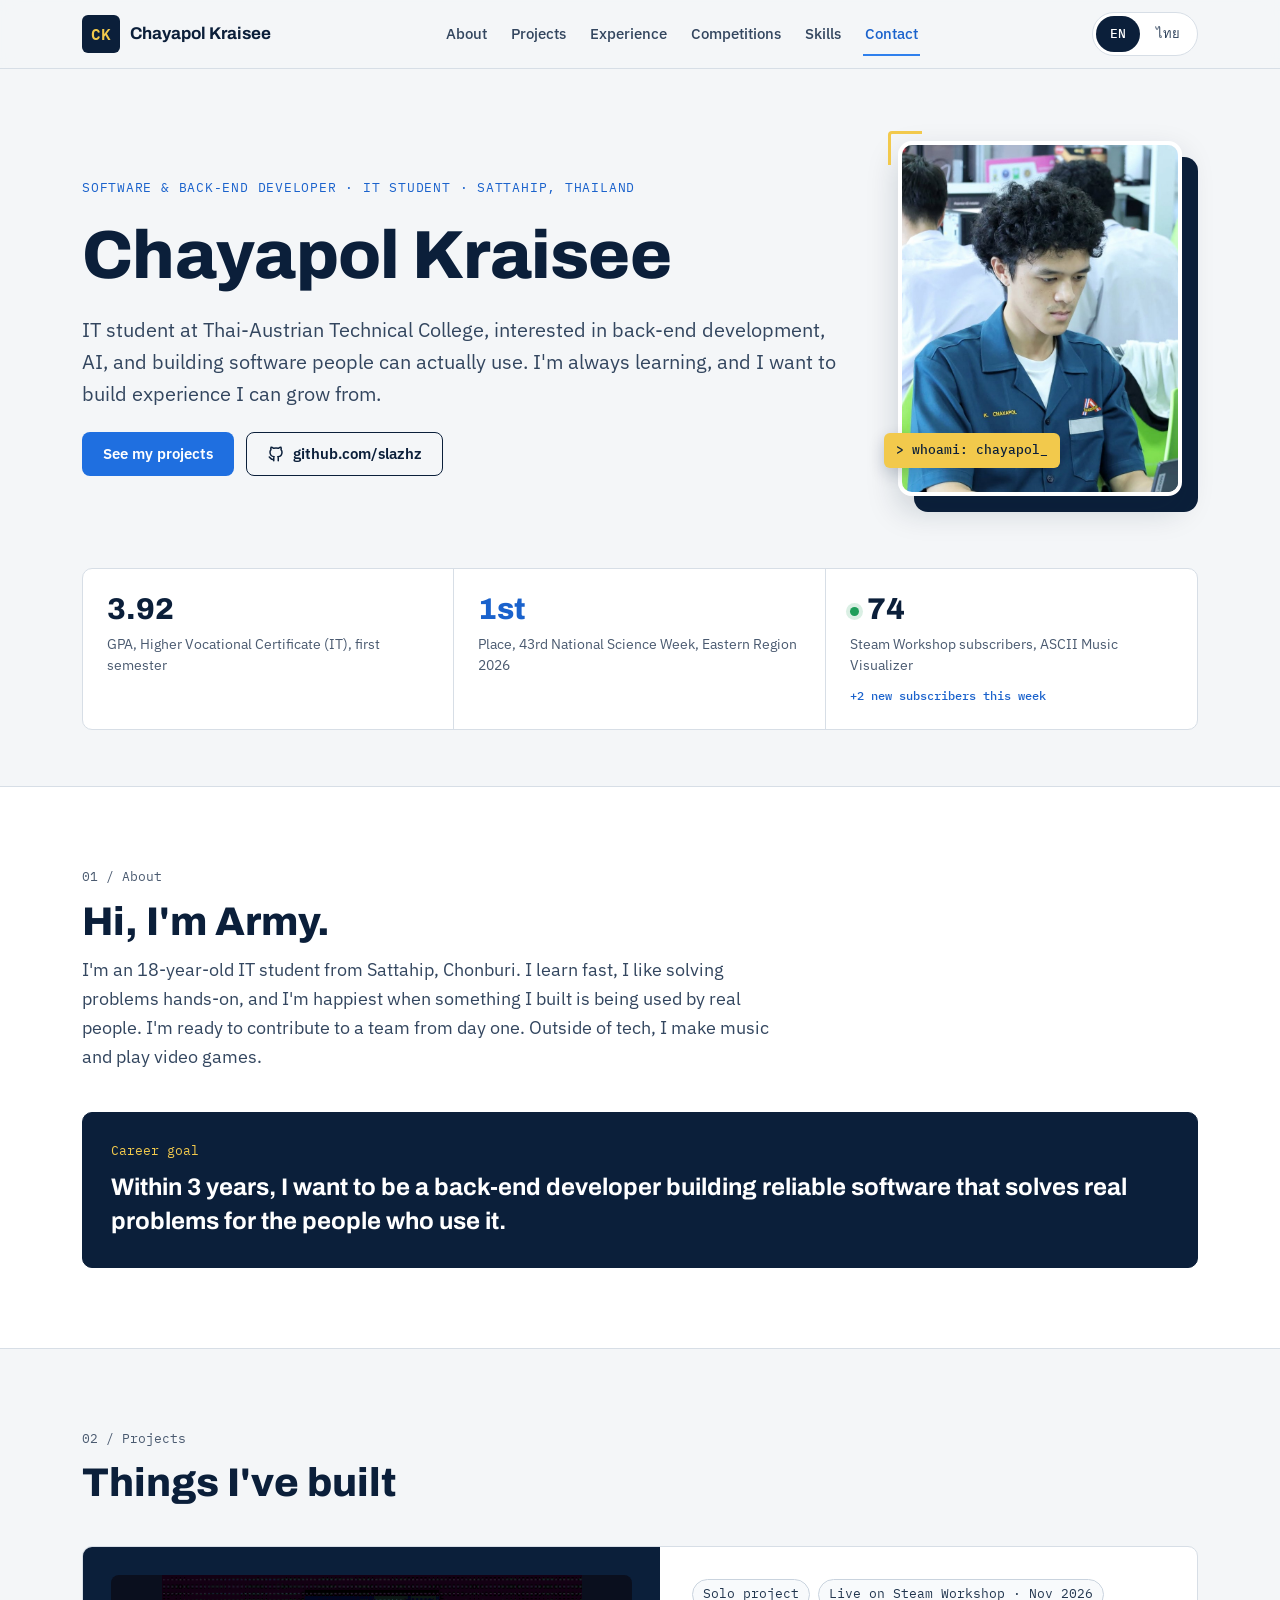
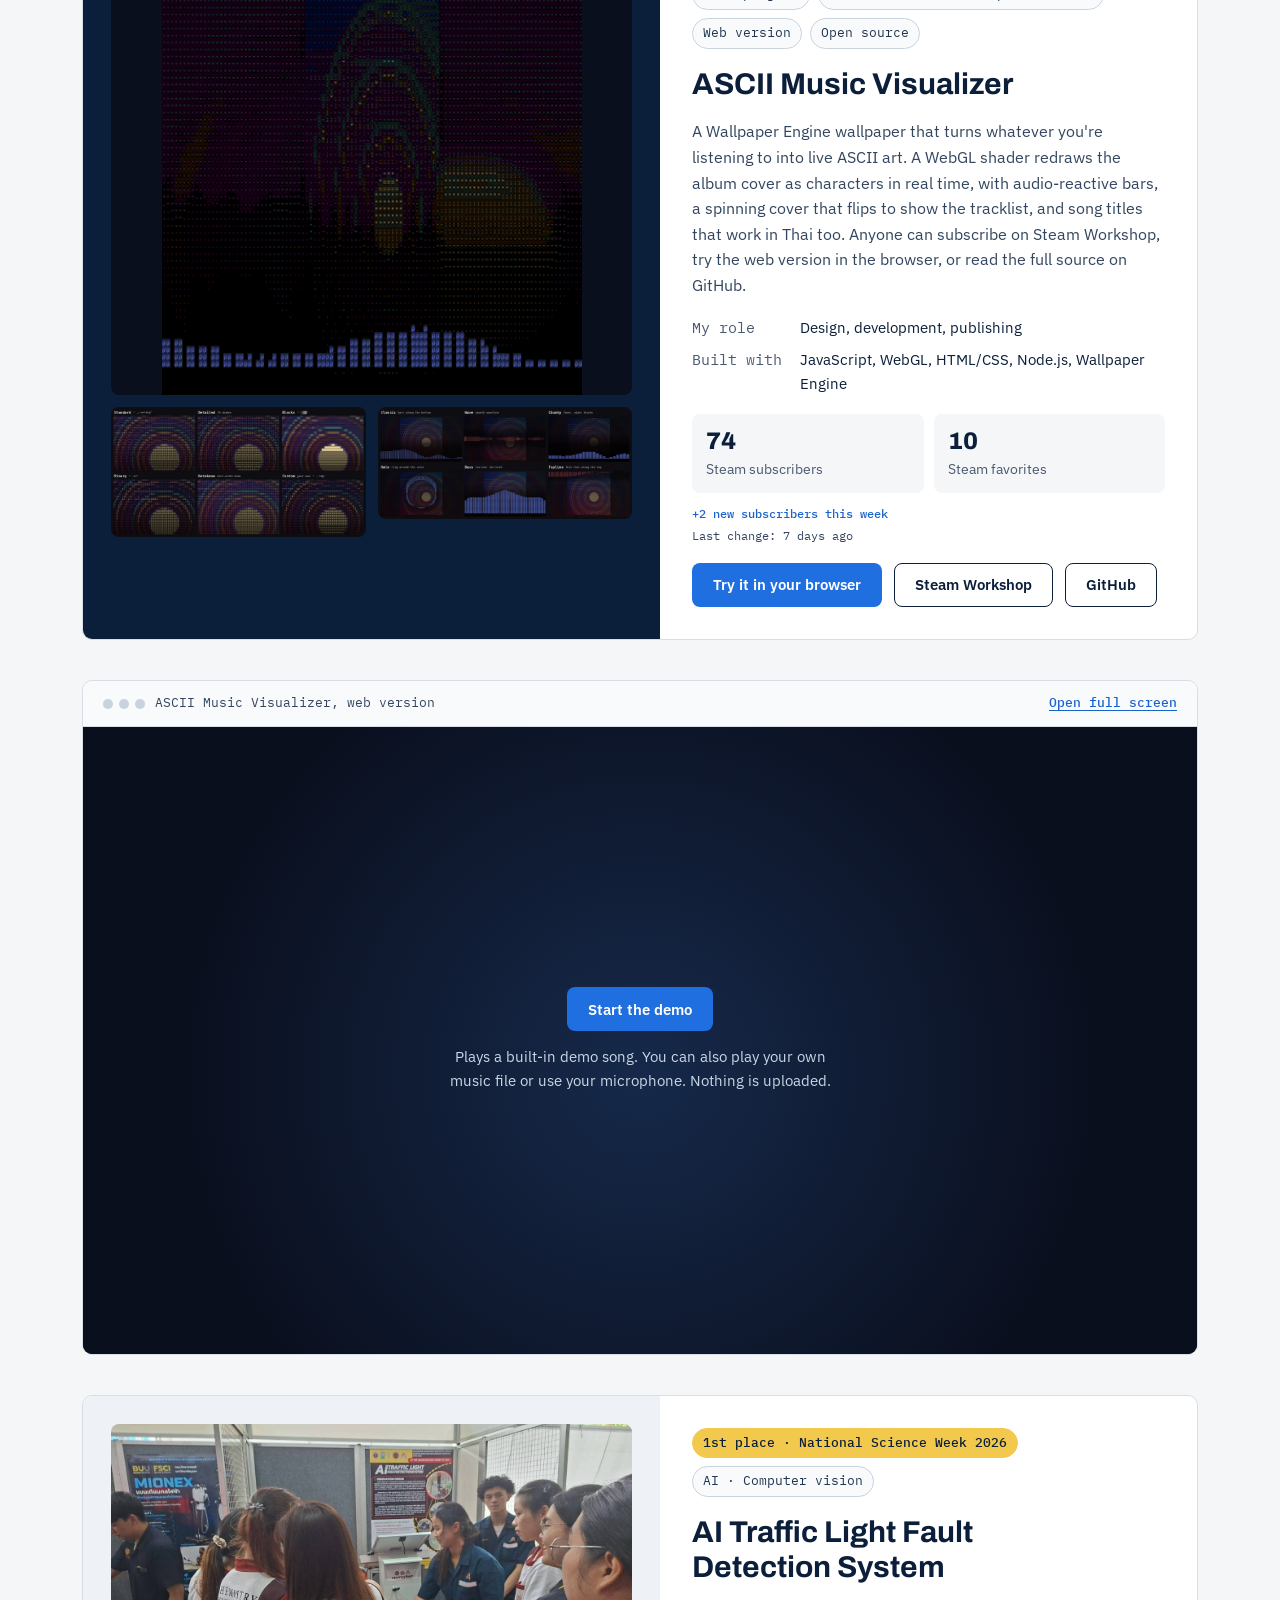
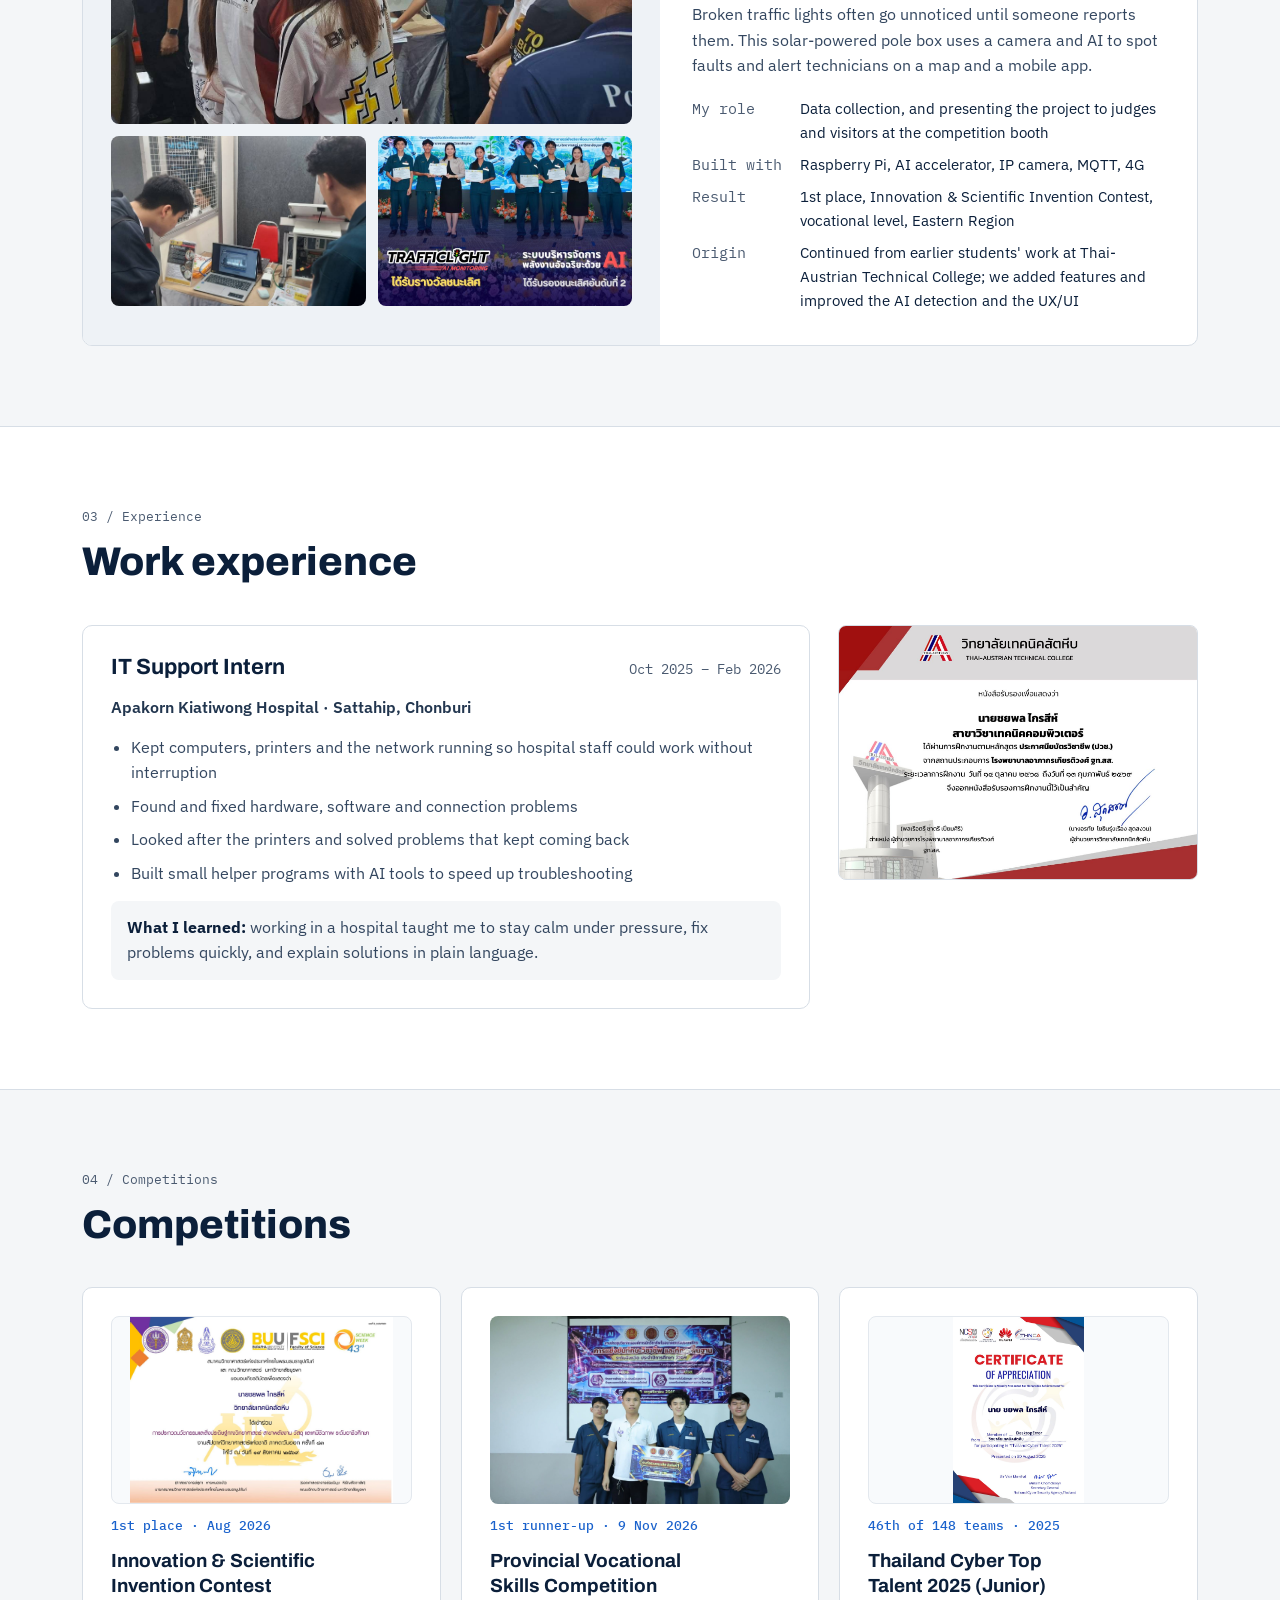
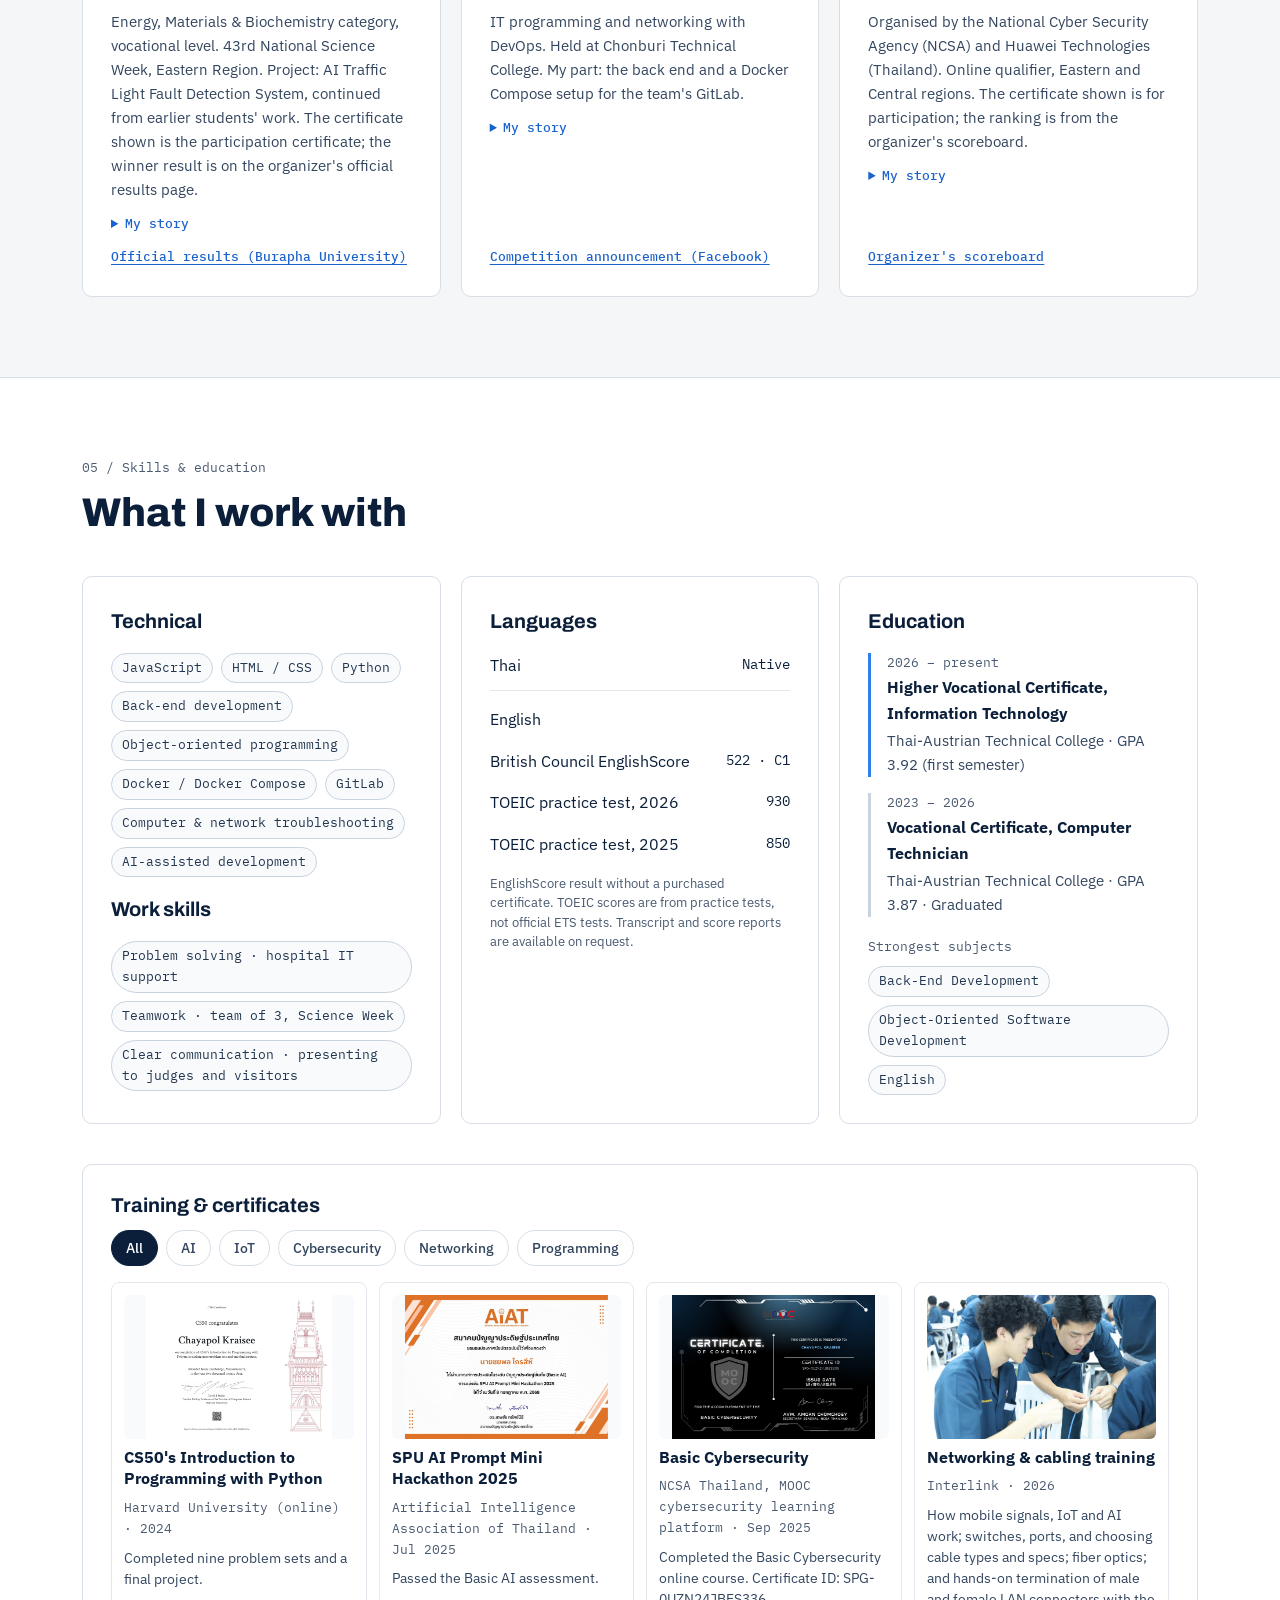
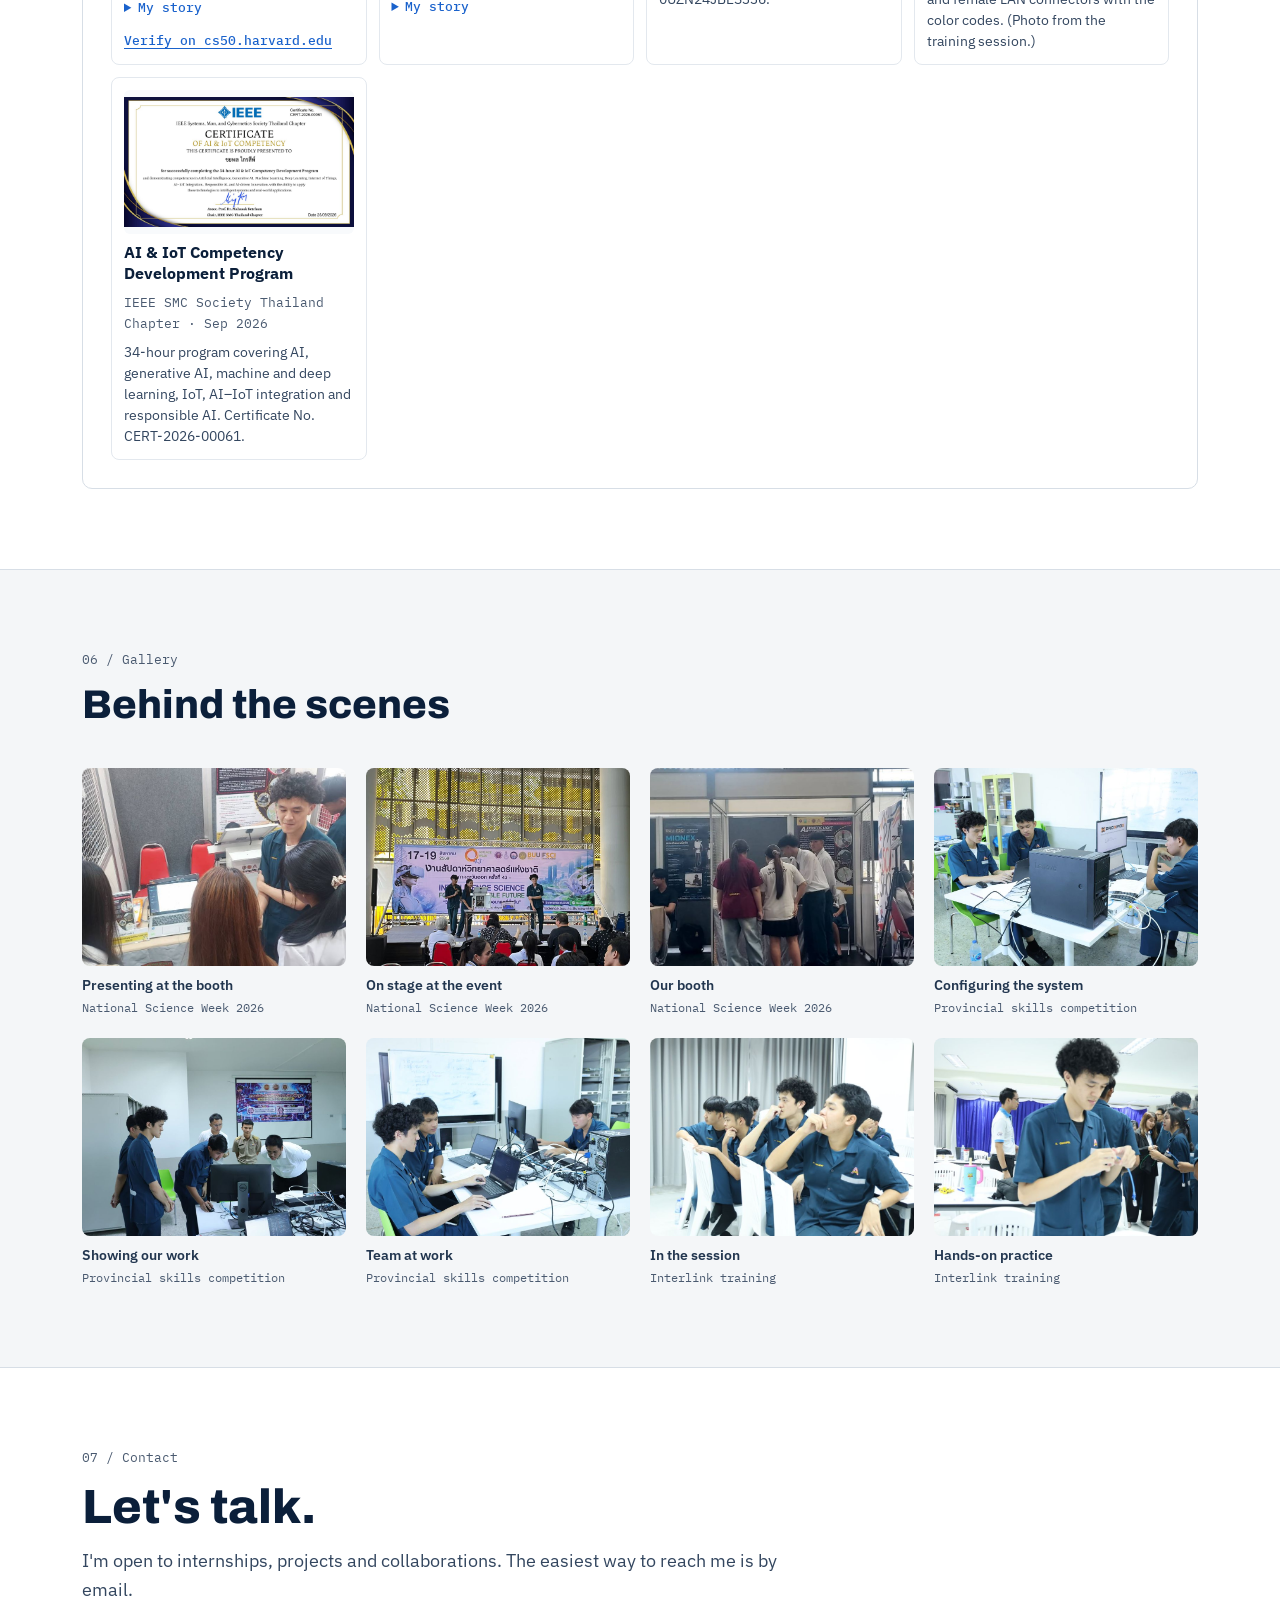
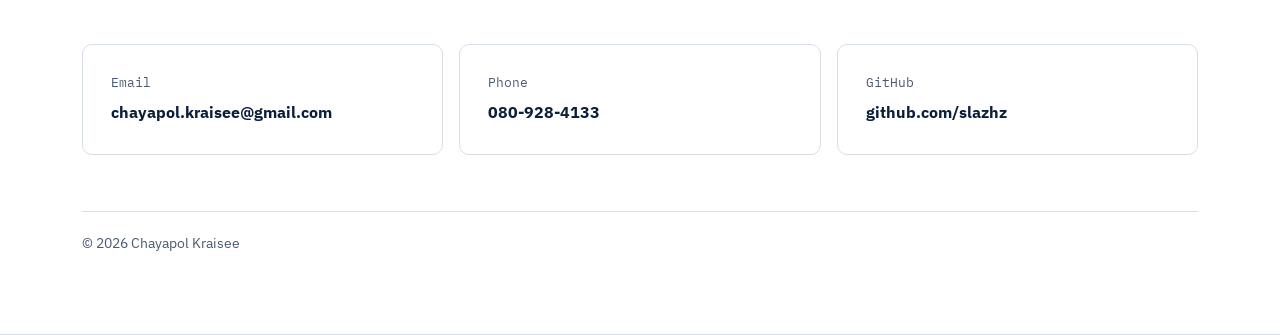
<file: index.html>
<!doctype html>
<html lang="en">
<head>
<meta charset="utf-8">
<meta name="viewport" content="width=device-width, initial-scale=1">
<title>Chayapol Kraisee — Back-end developer and IT student</title>
<meta name="description" content="Portfolio of Chayapol Kraisee, an IT student at Thai-Austrian Technical College interested in back-end development, AI and IoT. Projects, experience and awards.">
<link rel="canonical" href="https://slazhz.github.io/">
<link rel="alternate" hreflang="en" href="https://slazhz.github.io/">
<link rel="alternate" hreflang="th" href="https://slazhz.github.io/th/">
<link rel="alternate" hreflang="x-default" href="https://slazhz.github.io/">
<meta property="og:type" content="website">
<meta property="og:title" content="Chayapol Kraisee — Portfolio">
<meta property="og:description" content="IT student building back-end, AI and IoT projects. Creator of the ASCII Music Visualizer on Steam Workshop.">
<meta property="og:url" content="https://slazhz.github.io/">
<meta property="og:image" content="https://slazhz.github.io/assets/img/profile.jpg">
<meta name="twitter:card" content="summary">
<meta name="theme-color" content="#0B1F3A">
<link rel="icon" href="assets/img/favicon.svg" type="image/svg+xml">
<link rel="preconnect" href="https://fonts.googleapis.com">
<link rel="preconnect" href="https://fonts.gstatic.com" crossorigin>
<link rel="stylesheet" href="https://fonts.googleapis.com/css2?family=Archivo:wght@500;700;800&family=IBM+Plex+Sans:wght@400;500;600&family=IBM+Plex+Mono:wght@400;500;600&display=swap">
<link rel="stylesheet" href="assets/css/style.css">
<script src="assets/js/main.js" defer></script>
<script type="application/ld+json">{"@context":"https://schema.org","@type":"Person","name":"Chayapol Kraisee","url":"https://slazhz.github.io/","image":"https://slazhz.github.io/assets/img/profile.jpg","sameAs":["https://github.com/slazhz"],"alumniOf":"Thai-Austrian Technical College","knowsLanguage":["th","en"]}</script>
</head>
<body>
<a class="skip" href="#main">Skip to content</a>

<header class="site-header">
  <div class="wrap">
    <a class="brand" href="#top" aria-label="Chayapol Kraisee, back to top">
      <span class="brand-mark" aria-hidden="true">CK</span>
      <span class="brand-name">Chayapol Kraisee</span>
    </a>
    <nav class="nav" aria-label="Sections">
      <a href="#about">About</a>
      <a href="#projects">Projects</a>
      <a href="#experience">Experience</a>
      <a href="#awards">Competitions</a>
      <a href="#skills">Skills</a>
      <a href="#contact">Contact</a>
    </nav>
    <div class="lang" aria-label="Language">
      <span aria-current="true">EN</span>
      <a href="th/" lang="th" hreflang="th" title="Switch to Thai">ไทย</a>
    </div>
  </div>
</header>

<main id="main">

<section id="top" class="hero">
  <div class="wrap">
    <div class="hero-grid">
      <div class="hero-text">
        <p class="eyebrow">Software &amp; back-end developer · IT student · Sattahip, Thailand</p>
        <h1 class="hero-title">Chayapol Kraisee</h1>
        <p class="lead">IT student at Thai-Austrian Technical College, interested in back-end development, AI, and building software people can actually use. I'm always learning, and I want to build experience I can grow from.</p>
        <div class="actions">
          <a class="btn btn-primary" href="#projects">See my projects</a>
          <a class="btn btn-ghost" href="https://github.com/slazhz">
            <svg width="18" height="18" viewBox="0 0 24 24" fill="none" stroke="currentColor" stroke-width="2" stroke-linecap="round" stroke-linejoin="round" aria-hidden="true"><path d="M9 19c-4.3 1.4-4.3-2.5-6-3m12 5v-3.5c0-1 .1-1.4-.5-2 2.8-.3 5.5-1.4 5.5-6a4.6 4.6 0 0 0-1.3-3.2 4.2 4.2 0 0 0-.1-3.2s-1.1-.3-3.5 1.3a12.3 12.3 0 0 0-6.2 0C6.5 2.8 5.4 3.1 5.4 3.1a4.2 4.2 0 0 0-.1 3.2A4.6 4.6 0 0 0 4 9.5c0 4.6 2.7 5.7 5.5 6-.6.6-.6 1.2-.5 2V21"/></svg>
            github.com/slazhz
          </a>
        </div>
      </div>
      <div class="portrait">
        <img src="assets/img/profile.jpg" width="800" height="1000" alt="Chayapol Kraisee working at a laptop" fetchpriority="high">
        <span class="portrait-tag">&gt; whoami: chayapol_</span>
      </div>
    </div>

    <div class="stats">
      <div class="stat">
        <div class="stat-n">3.92</div>
        <div class="stat-l">GPA, Higher Vocational Certificate (IT), first semester</div>
      </div>
      <div class="stat">
        <div class="stat-n hi">1st</div>
        <div class="stat-l">Place, 43rd National Science Week, Eastern Region 2026</div>
      </div>
      <div class="stat">
        <div class="stat-n"><span class="live-dot" aria-hidden="true"></span><span data-steam="subscriptions">Live</span></div>
        <div class="stat-l">Steam Workshop subscribers, ASCII Music Visualizer</div>
        <p class="steam-meta" data-steam-meta="brief"></p>
      </div>
    </div>
  </div>
</section>

<section id="about" class="section section--white">
  <div class="wrap">
    <div class="section-head">
      <span class="secnum">01 / About</span>
      <h2 class="h2">Hi, I'm Army.</h2>
      <p class="lead">I'm an 18-year-old IT student from Sattahip, Chonburi. I learn fast, I like solving problems hands-on, and I'm happiest when something I built is being used by real people. I'm ready to contribute to a team from day one. Outside of tech, I make music and play video games.</p>
    </div>
    <div class="card goal">
      <span class="goal-label">Career goal</span>
      <p>Within 3 years, I want to be a back-end developer building reliable software that solves real problems for the people who use it.</p>
    </div>
  </div>
</section>

<section id="projects" class="section">
  <div class="wrap">
    <div class="section-head">
      <span class="secnum">02 / Projects</span>
      <h2 class="h2">Things I've built</h2>
    </div>

    <!-- BEGIN:projects (generated from data/projects.json; edit that file, not this) -->
    <article class="card project" aria-labelledby="p-amv">
      <div class="project-media project-media--dark">
        <img src="assets/img/visualizer.gif" width="400" height="400" alt="The visualizer playing a song, drawn as live ASCII art with audio bars" style="aspect-ratio: 1 / 1; max-height: 420px; object-fit: contain; background: #0A0F1E">
        <div class="pair">
          <img src="assets/img/charsets.jpg" width="1200" height="614" loading="lazy" decoding="async" alt="The same picture drawn with six character sets">
          <img src="assets/img/bars.jpg" width="1200" height="528" loading="lazy" decoding="async" alt="Six audio bar presets">
        </div>
      </div>
      <div class="project-body">
        <div class="tags"><span class="tag">Solo project</span><span class="tag">Live on Steam Workshop · Nov 2026</span><span class="tag">Web version</span><span class="tag">Open source</span></div>
        <h3 id="p-amv" class="project-title">ASCII Music Visualizer</h3>
        <p>A Wallpaper Engine wallpaper that turns whatever you're listening to into live ASCII art. A WebGL shader redraws the album cover as characters in real time, with audio-reactive bars, a spinning cover that flips to show the tracklist, and song titles that work in Thai too. Anyone can subscribe on Steam Workshop, try the web version in the browser, or read the full source on GitHub.</p>
        <dl class="facts">
          <dt>My role</dt><dd>Design, development, publishing</dd>
          <dt>Built with</dt><dd>JavaScript, WebGL, HTML/CSS, Node.js, Wallpaper Engine</dd>
        </dl>
        <div class="mini-stats">
          <div><div class="stat-n" data-steam="subscriptions">—</div><div class="stat-l">Steam subscribers</div></div>
          <div><div class="stat-n" data-steam="favorited">—</div><div class="stat-l">Steam favorites</div></div>
        </div>
        <p class="steam-meta" data-steam-meta></p>
        <div class="actions">
          <a class="btn btn-primary" href="#web-demo">Try it in your browser</a>
          <a class="btn btn-ghost" href="https://steamcommunity.com/sharedfiles/filedetails/?id=3840312660">Steam Workshop</a>
          <a class="btn btn-ghost" href="https://github.com/slazhz/ascii-music-visualizer">GitHub</a>
        </div>
      </div>
    </article>

    <div id="web-demo" class="card demo">
      <div class="demo-bar">
        <span class="demo-title"><span class="demo-dots" aria-hidden="true"><i></i><i></i><i></i></span>ASCII Music Visualizer, web version</span>
        <a href="https://slazhz.github.io/ascii-music-visualizer/">Open full screen</a>
      </div>
      <div class="demo-stage" data-src="https://slazhz.github.io/ascii-music-visualizer/wallpaper/" data-title="ASCII Music Visualizer web demo">
        <div class="demo-start">
          <button type="button" class="btn btn-primary" data-demo-start>Start the demo</button>
          <p>Plays a built-in demo song. You can also play your own music file or use your microphone. Nothing is uploaded.</p>
        </div>
      </div>
    </div>

    <article class="card project" aria-labelledby="p-traffic">
      <div class="project-media">
        <img src="assets/img/traffic-booth.jpg" width="1280" height="960" loading="lazy" decoding="async" alt="Presenting the project to visitors at the competition booth" style="height: 300px">
        <div class="pair">
          <img src="assets/img/traffic-laptop.jpg" width="1280" height="720" loading="lazy" decoding="async" alt="The detection system running on a laptop at the booth" style="height: 170px">
          <img src="assets/img/traffic-award.jpg" width="760" height="761" loading="lazy" decoding="async" alt="The team receiving first place at National Science Week" style="height: 170px; object-position: center 45%">
        </div>
      </div>
      <div class="project-body">
        <div class="tags"><span class="tag tag--award">1st place · National Science Week 2026</span><span class="tag">AI · Computer vision</span></div>
        <h3 id="p-traffic" class="project-title">AI Traffic Light Fault Detection System</h3>
        <p>Broken traffic lights often go unnoticed until someone reports them. This solar-powered pole box uses a camera and AI to spot faults and alert technicians on a map and a mobile app.</p>
        <dl class="facts">
          <dt>My role</dt><dd>Data collection, and presenting the project to judges and visitors at the competition booth</dd>
          <dt>Built with</dt><dd>Raspberry Pi, AI accelerator, IP camera, MQTT, 4G</dd>
          <dt>Result</dt><dd>1st place, Innovation &amp; Scientific Invention Contest, vocational level, Eastern Region</dd>
          <dt>Origin</dt><dd>Continued from earlier students' work at Thai-Austrian Technical College; we added features and improved the AI detection and the UX/UI</dd>
        </dl>
      </div>
    </article>
    <!-- END:projects -->
  </div>
</section>

<section id="experience" class="section section--white">
  <div class="wrap">
    <div class="section-head">
      <span class="secnum">03 / Experience</span>
      <h2 class="h2">Work experience</h2>
    </div>
    <div class="xp">
      <div class="card">
        <div class="xp-head">
          <h3 class="h3">IT Support Intern</h3>
          <span class="xp-when">Oct 2025 – Feb 2026</span>
        </div>
        <p class="xp-where">Apakorn Kiatiwong Hospital · Sattahip, Chonburi</p>
        <ul class="dots">
          <li>Kept computers, printers and the network running so hospital staff could work without interruption</li>
          <li>Found and fixed hardware, software and connection problems</li>
          <li>Looked after the printers and solved problems that kept coming back</li>
          <li>Built small helper programs with AI tools to speed up troubleshooting</li>
        </ul>
        <p class="learned"><strong>What I learned:</strong> working in a hospital taught me to stay calm under pressure, fix problems quickly, and explain solutions in plain language.</p>
      </div>
      <img class="cert" src="assets/img/cert-internship.jpg" width="1400" height="990" loading="lazy" decoding="async" alt="Internship certificate from Apakorn Kiatiwong Hospital">
    </div>
  </div>
</section>

<section id="awards" class="section">
  <div class="wrap">
    <div class="section-head">
      <span class="secnum">04 / Competitions</span>
      <h2 class="h2">Competitions</h2>
    </div>
    <div class="grid-3">
      <!-- BEGIN:competitions (generated from data/competitions.json; edit that file, not this) -->
      <div class="card award">
        <img class="contain" src="assets/img/cert-sciweek.jpg" width="1400" height="991" loading="lazy" decoding="async" alt="Certificate, 43rd National Science Week, Eastern Region">
        <span class="award-when">1st place · Aug 2026</span>
        <h3>Innovation &amp; Scientific Invention Contest</h3>
        <p>Energy, Materials &amp; Biochemistry category, vocational level. 43rd National Science Week, Eastern Region. Project: AI Traffic Light Fault Detection System, continued from earlier students' work. The certificate shown is the participation certificate; the winner result is on the organizer's official results page.</p>
        <details class="story">
          <summary>My story</summary>
          <p>This project is a continuation of work by earlier cohorts of seniors at Thai-Austrian Technical College. We improved and built on what they had done, adding features, improving the AI detection and refining the UX/UI.</p>
        </details>
        <a class="award-link" href="https://science.buu.ac.th/sciweek_comp/award.php?cgen=161" rel="noopener noreferrer">Official results (Burapha University)</a>
      </div>
      <div class="card award">
        <img class="cover" src="assets/img/devops-award.jpg" width="1600" height="1066" loading="lazy" decoding="async" alt="The team holding the first runner-up award at the provincial skills competition" style="object-position: center 60%">
        <span class="award-when">1st runner-up · 9 Nov 2026</span>
        <h3>Provincial Vocational Skills Competition</h3>
        <p>IT programming and networking with DevOps. Held at Chonburi Technical College. My part: the back end and a Docker Compose setup for the team's GitLab.</p>
        <details class="story">
          <summary>My story</summary>
          <p>This competition taught me a lot about dividing responsibilities and working as a team. Before it, my teammates and I had one month to practice. It was an offline competition where each of us had a defined role.</p>
        </details>
        <a class="award-link" href="https://www.facebook.com/story.php?story_fbid=1732654875536759&amp;id=100063767881647" rel="noopener noreferrer">Competition announcement (Facebook)</a>
      </div>
      <div class="card award">
        <img class="contain" src="assets/img/cert-cyber.jpg" width="990" height="1400" loading="lazy" decoding="async" alt="Certificate of appreciation, Thailand Cyber Top Talent 2025">
        <span class="award-when">46th of 148 teams · 2025</span>
        <h3>Thailand Cyber Top Talent 2025 (Junior)</h3>
        <p>Organised by the National Cyber Security Agency (NCSA) and Huawei Technologies (Thailand). Online qualifier, Eastern and Central regions. The certificate shown is for participation; the ranking is from the organizer's scoreboard.</p>
        <details class="story">
          <summary>My story</summary>
          <p>This competition gave me a first look at cybersecurity and showed me what teamwork involves. It was a CTF with several challenge categories. The three of us on the team split the work, and I took Reverse Engineering and Forensics.</p>
        </details>
        <a class="award-link" href="https://member.ctfad.live/index/Tournament_List_View.html?scode=BWFHQDZYNH&amp;t=Thailand+Cyber+Top+Talent+2025+-+JUNIOR" rel="noopener noreferrer">Organizer's scoreboard</a>
      </div>
      <!-- END:competitions -->
    </div>
  </div>
</section>

<section id="skills" class="section section--white">
  <div class="wrap">
    <div class="section-head">
      <span class="secnum">05 / Skills &amp; education</span>
      <h2 class="h2">What I work with</h2>
    </div>
    <div class="skills">
      <div class="card">
        <h3>Technical</h3>
        <div class="tags"><span class="tag">JavaScript</span><span class="tag">HTML / CSS</span><span class="tag">Python</span><span class="tag">Back-end development</span><span class="tag">Object-oriented programming</span><span class="tag">Docker / Docker Compose</span><span class="tag">GitLab</span><span class="tag">Computer &amp; network troubleshooting</span><span class="tag">AI-assisted development</span></div>
        <h3>Work skills</h3>
        <div class="tags"><span class="tag">Problem solving · hospital IT support</span><span class="tag">Teamwork · team of 3, Science Week</span><span class="tag">Clear communication · presenting to judges and visitors</span></div>
      </div>
      <div class="card">
        <h3>Languages</h3>
        <div class="row row--line"><span>Thai</span><span class="mono">Native</span></div>
        <span>English</span>
        <div class="row"><span>British Council EnglishScore</span><span class="mono">522 · C1</span></div>
        <div class="row"><span>TOEIC practice test, 2026</span><span class="mono">930</span></div>
        <div class="row"><span>TOEIC practice test, 2025</span><span class="mono">850</span></div>
        <p class="note">EnglishScore result without a purchased certificate. TOEIC scores are from practice tests, not official ETS tests. Transcript and score reports are available on request.</p>
      </div>
      <div class="card">
        <h3>Education</h3>
        <div class="edu edu--now">
          <span class="mono">2026 – present</span>
          <strong>Higher Vocational Certificate, Information Technology</strong>
          <span>Thai-Austrian Technical College · GPA 3.92 (first semester)</span>
        </div>
        <div class="edu">
          <span class="mono">2023 – 2026</span>
          <strong>Vocational Certificate, Computer Technician</strong>
          <span>Thai-Austrian Technical College · GPA 3.87 · Graduated</span>
        </div>
        <div>
          <span class="mono" style="font-size: 13px; color: var(--muted)">Strongest subjects</span>
          <div class="tags" style="margin-top: 8px"><span class="tag">Back-End Development</span><span class="tag">Object-Oriented Software Development</span><span class="tag">English</span></div>
        </div>
      </div>
    </div>

    <div class="card" style="display: flex; flex-direction: column; gap: 12px">
      <h3 class="h3" style="font-size: 20px">Training &amp; certificates</h3>
      <div class="trainings">
        <!-- BEGIN:certificates (generated from data/certificates.json; edit that file, not this) -->
        <div class="training" data-tags="programming">
          <img class="contain" src="assets/img/cert-cs50.jpg" width="1400" height="1082" loading="lazy" decoding="async" alt="CS50 certificate">
          <strong>CS50's Introduction to Programming with Python</strong>
          <span class="mono">Harvard University (online) · 2024</span>
          <span>Completed nine problem sets and a final project.</span>
          <details class="story">
            <summary>My story</summary>
            <p>It was my first step into programming. It drew me in, and it helped me understand the basics of thinking systematically.</p>
          </details>
          <a class="award-link" href="https://cs50.harvard.edu/certificates/23bdf2c6-bb30-42b3-ad90-2068db36b7ac" rel="noopener noreferrer">Verify on cs50.harvard.edu</a>
        </div>
        <div class="training" data-tags="ai">
          <img class="contain" src="assets/img/cert-aiat.jpg" width="1400" height="990" loading="lazy" decoding="async" alt="AIAT Basic AI certificate">
          <strong>SPU AI Prompt Mini Hackathon 2025</strong>
          <span class="mono">Artificial Intelligence Association of Thailand · Jul 2025</span>
          <span>Passed the Basic AI assessment.</span>
          <details class="story">
            <summary>My story</summary>
            <p>A small competition that my friends and I travelled to Bangkok to enter on our own. The event trained us in prompting AI and then gave us a challenge on Kaggle, which we solved together.</p>
          </details>
        </div>
        <div class="training" data-tags="cyber">
          <img class="contain" src="assets/img/cert-ncsa.jpg" width="1400" height="990" loading="lazy" decoding="async" alt="Basic Cybersecurity certificate from NCSA Thailand">
          <strong>Basic Cybersecurity</strong>
          <span class="mono">NCSA Thailand, MOOC cybersecurity learning platform · Sep 2025</span>
          <span>Completed the Basic Cybersecurity online course. Certificate ID: SPG-0UZN24JBES336.</span>
        </div>
        <div class="training" data-tags="networking iot">
          <img class="cover" src="assets/img/interlink.jpg" width="1600" height="900" loading="lazy" decoding="async" alt="Hands-on cabling practice at the Interlink training">
          <strong>Networking &amp; cabling training</strong>
          <span class="mono">Interlink · 2026</span>
          <span>How mobile signals, IoT and AI work; switches, ports, and choosing cable types and specs; fiber optics; and hands-on termination of male and female LAN connectors with the color codes. (Photo from the training session.)</span>
        </div>
        <div class="training" data-tags="ai iot">
          <img class="contain" src="assets/img/cert-ieee-aiot.jpg" width="1400" height="788" loading="lazy" decoding="async" alt="AI and IoT Competency certificate from the IEEE SMC Thailand Chapter">
          <strong>AI &amp; IoT Competency Development Program</strong>
          <span class="mono">IEEE SMC Society Thailand Chapter · Sep 2026</span>
          <span>34-hour program covering AI, generative AI, machine and deep learning, IoT, AI–IoT integration and responsible AI. Certificate No. CERT-2026-00061.</span>
        </div>
        <!-- END:certificates -->
      </div>
    </div>
  </div>
</section>

<section id="gallery" class="section">
  <div class="wrap">
    <div class="section-head">
      <span class="secnum">06 / Gallery</span>
      <h2 class="h2">Behind the scenes</h2>
    </div>
    <div class="gallery">
      <figure><a href="assets/img/g-sci-1.jpg"><img src="assets/img/g-sci-1.jpg" width="1000" height="563" loading="lazy" decoding="async" alt="Presenting at the booth, National Science Week 2026"></a><figcaption><span>Presenting at the booth</span><span>National Science Week 2026</span></figcaption></figure>
      <figure><a href="assets/img/g-sci-3.jpg"><img src="assets/img/g-sci-3.jpg" width="1000" height="750" loading="lazy" decoding="async" alt="On stage at the event, National Science Week 2026"></a><figcaption><span>On stage at the event</span><span>National Science Week 2026</span></figcaption></figure>
      <figure><a href="assets/img/g-sci-4.jpg"><img src="assets/img/g-sci-4.jpg" width="1000" height="563" loading="lazy" decoding="async" alt="Our booth, National Science Week 2026"></a><figcaption><span>Our booth</span><span>National Science Week 2026</span></figcaption></figure>
      <figure><a href="assets/img/g-dev-1.jpg"><img src="assets/img/g-dev-1.jpg" width="1000" height="667" loading="lazy" decoding="async" alt="Configuring the system, provincial skills competition"></a><figcaption><span>Configuring the system</span><span>Provincial skills competition</span></figcaption></figure>
      <figure><a href="assets/img/g-dev-3.jpg"><img src="assets/img/g-dev-3.jpg" width="1000" height="667" loading="lazy" decoding="async" alt="Showing our work, provincial skills competition"></a><figcaption><span>Showing our work</span><span>Provincial skills competition</span></figcaption></figure>
      <figure><a href="assets/img/g-dev-4.jpg"><img src="assets/img/g-dev-4.jpg" width="1000" height="667" loading="lazy" decoding="async" alt="Team at work, provincial skills competition"></a><figcaption><span>Team at work</span><span>Provincial skills competition</span></figcaption></figure>
      <figure><a href="assets/img/g-int-1.jpg"><img src="assets/img/g-int-1.jpg" width="1000" height="563" loading="lazy" decoding="async" alt="In the session, Interlink training"></a><figcaption><span>In the session</span><span>Interlink training</span></figcaption></figure>
      <figure><a href="assets/img/g-int-2.jpg"><img src="assets/img/g-int-2.jpg" width="1000" height="563" loading="lazy" decoding="async" alt="Hands-on practice, Interlink training"></a><figcaption><span>Hands-on practice</span><span>Interlink training</span></figcaption></figure>
    </div>
  </div>
</section>

<section id="contact" class="section section--white">
  <div class="wrap">
    <div class="section-head">
      <span class="secnum">07 / Contact</span>
      <h2 class="h2 contact-title">Let's talk.</h2>
      <p class="lead">I'm open to internships, projects and collaborations. The easiest way to reach me is by email.</p>
    </div>
    <div class="contact">
      <a class="card" href="mailto:chayapol.kraisee@gmail.com"><span class="mono">Email</span><strong>chayapol.kraisee@gmail.com</strong></a>
      <a class="card" href="tel:+66809284133"><span class="mono">Phone</span><strong>080-928-4133</strong></a>
      <a class="card" href="https://github.com/slazhz"><span class="mono">GitHub</span><strong>github.com/slazhz</strong></a>
    </div>
    <footer class="site-footer">© 2026 Chayapol Kraisee</footer>
  </div>
</section>

</main>

<dialog id="lightbox" class="lightbox" aria-label="Photo">
  <button type="button" class="lb-close">Close</button>
  <button type="button" class="lb-prev" aria-label="Previous">&lsaquo;</button>
  <button type="button" class="lb-next" aria-label="Next">&rsaquo;</button>
  <img alt="">
  <p></p>
</dialog>
</body>
</html>
</file>
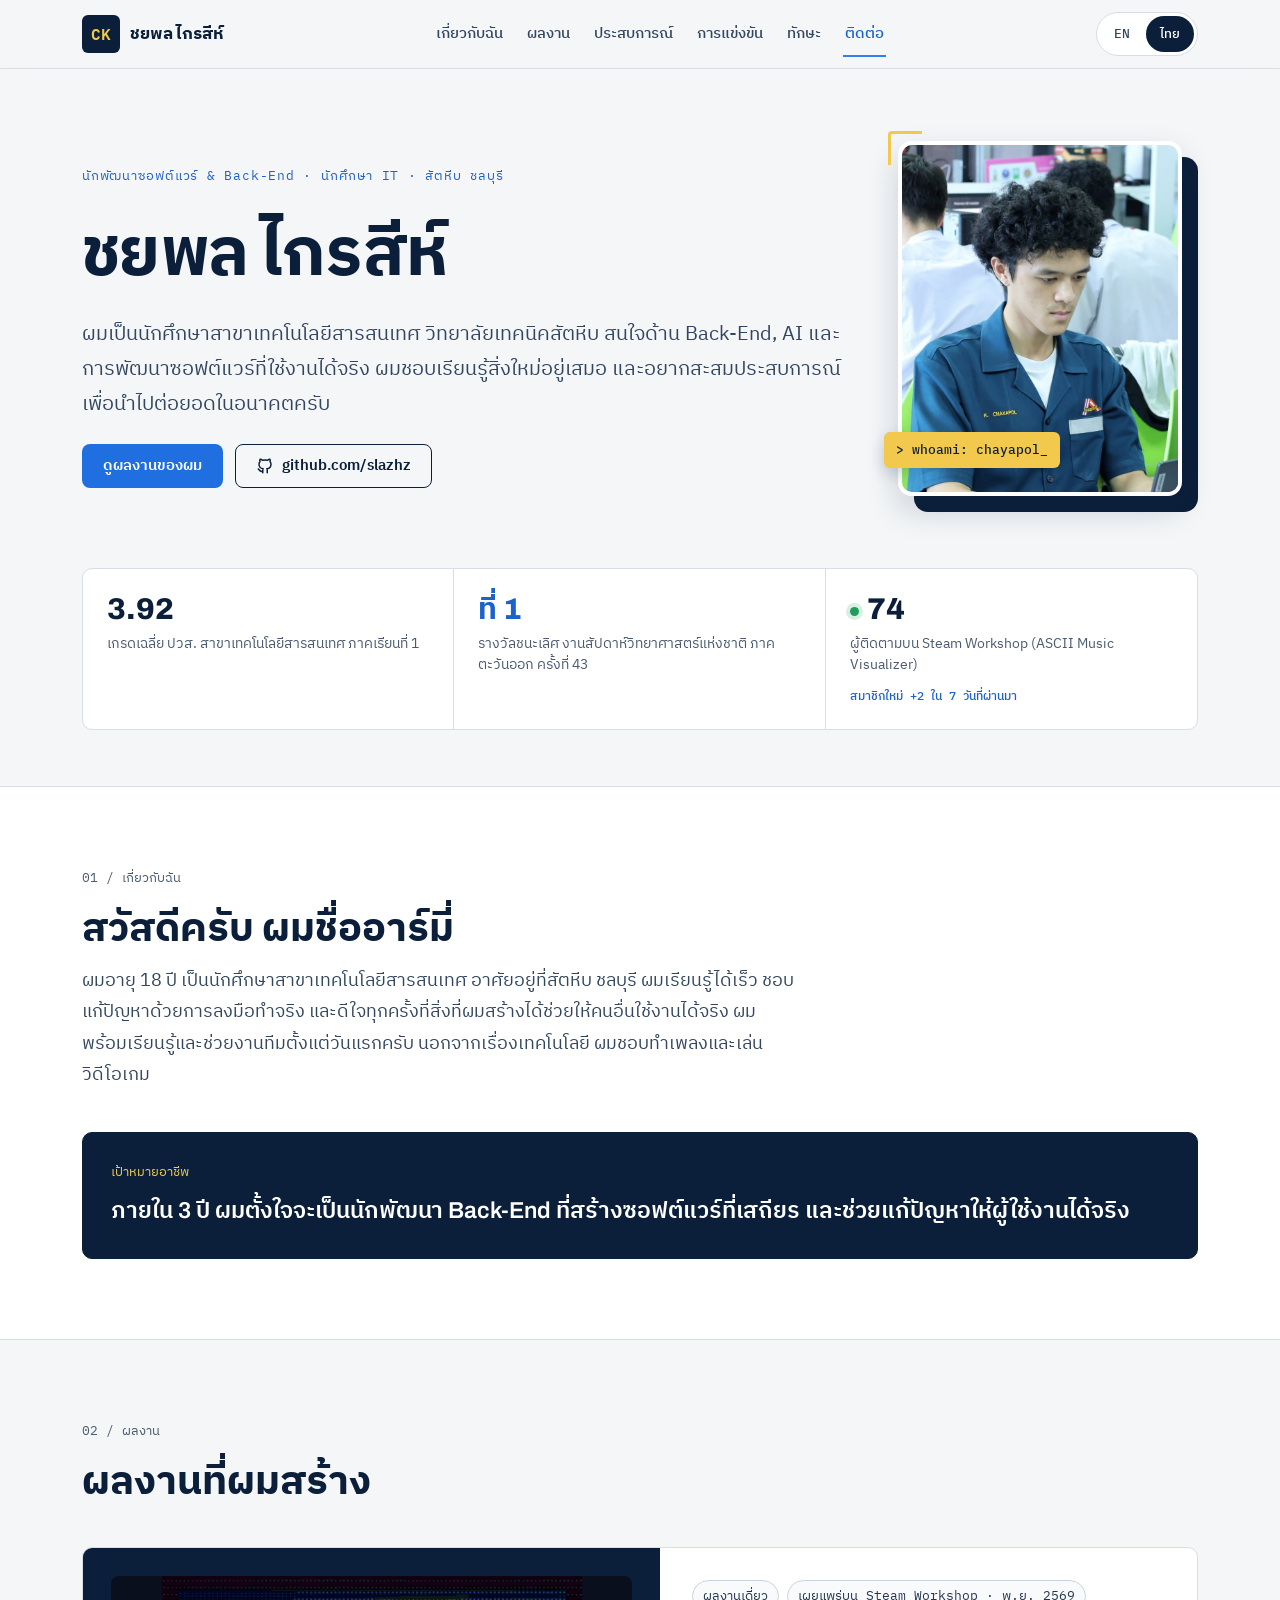
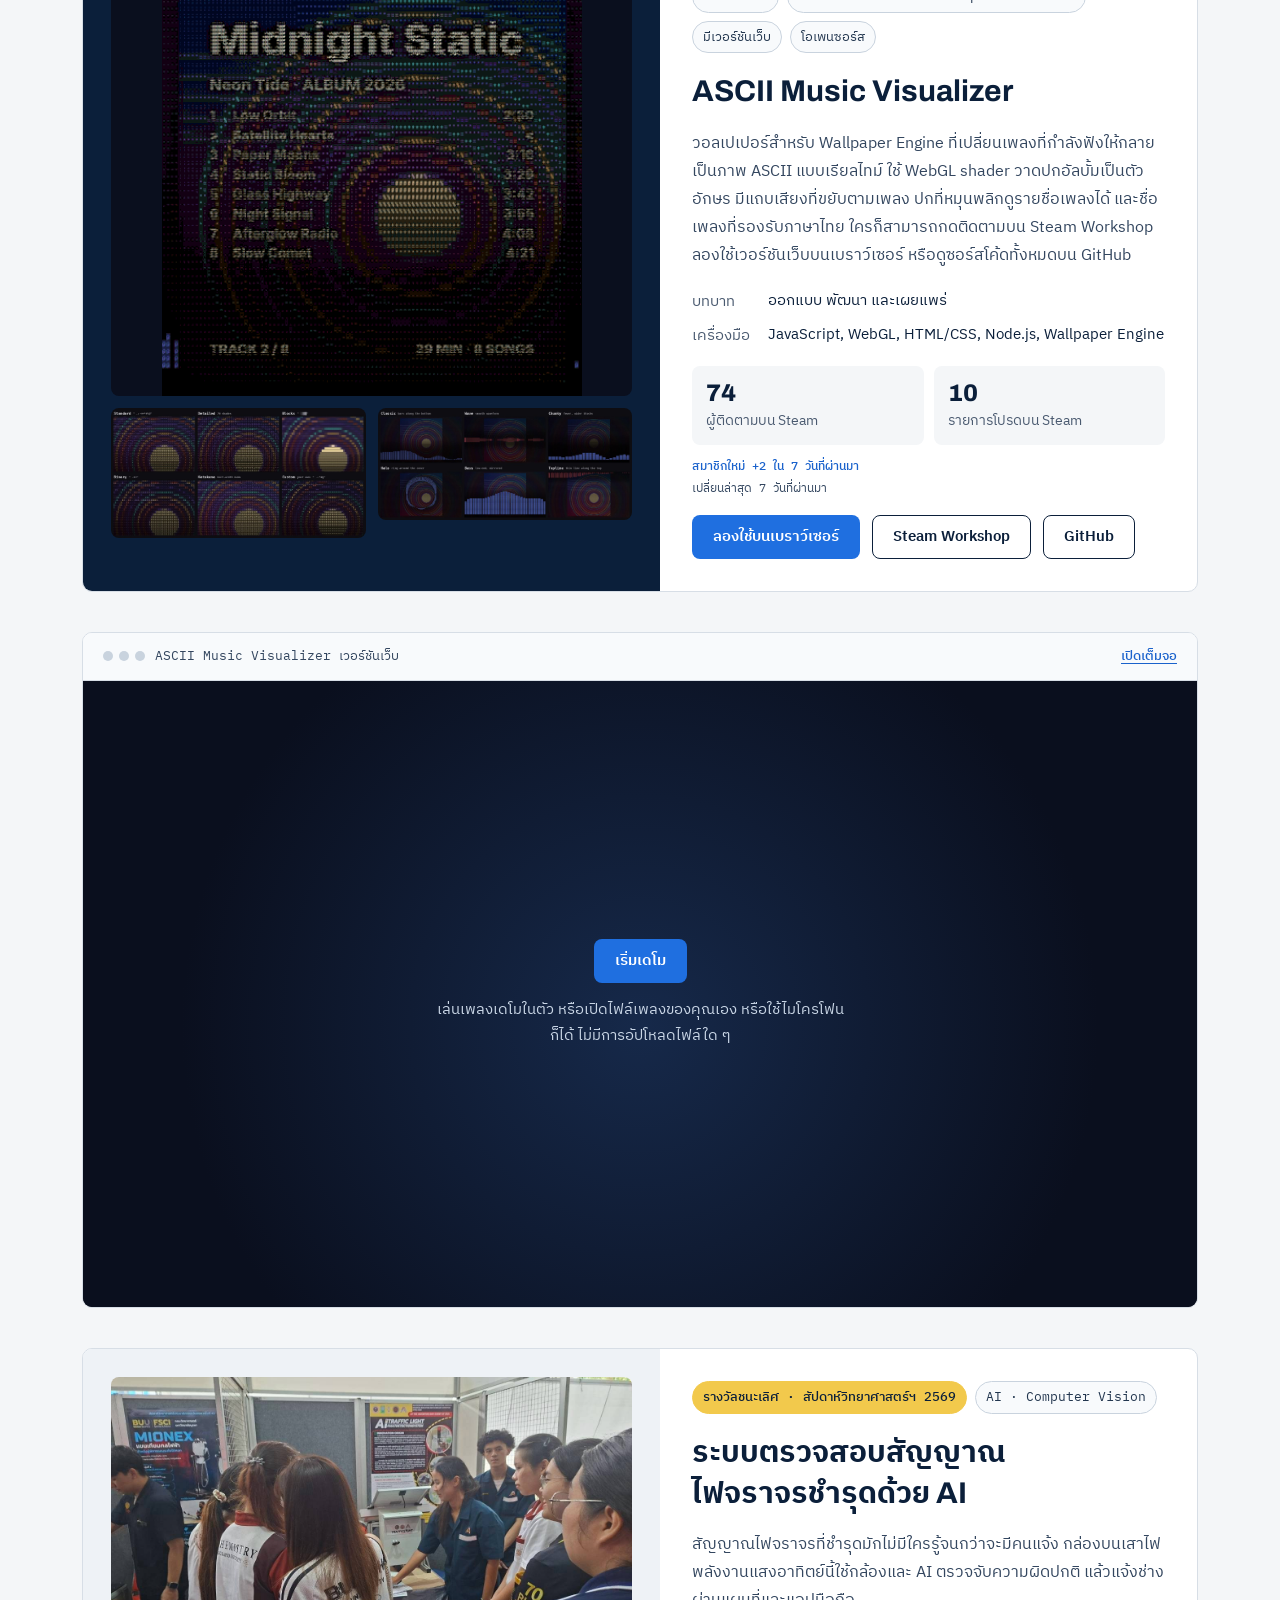
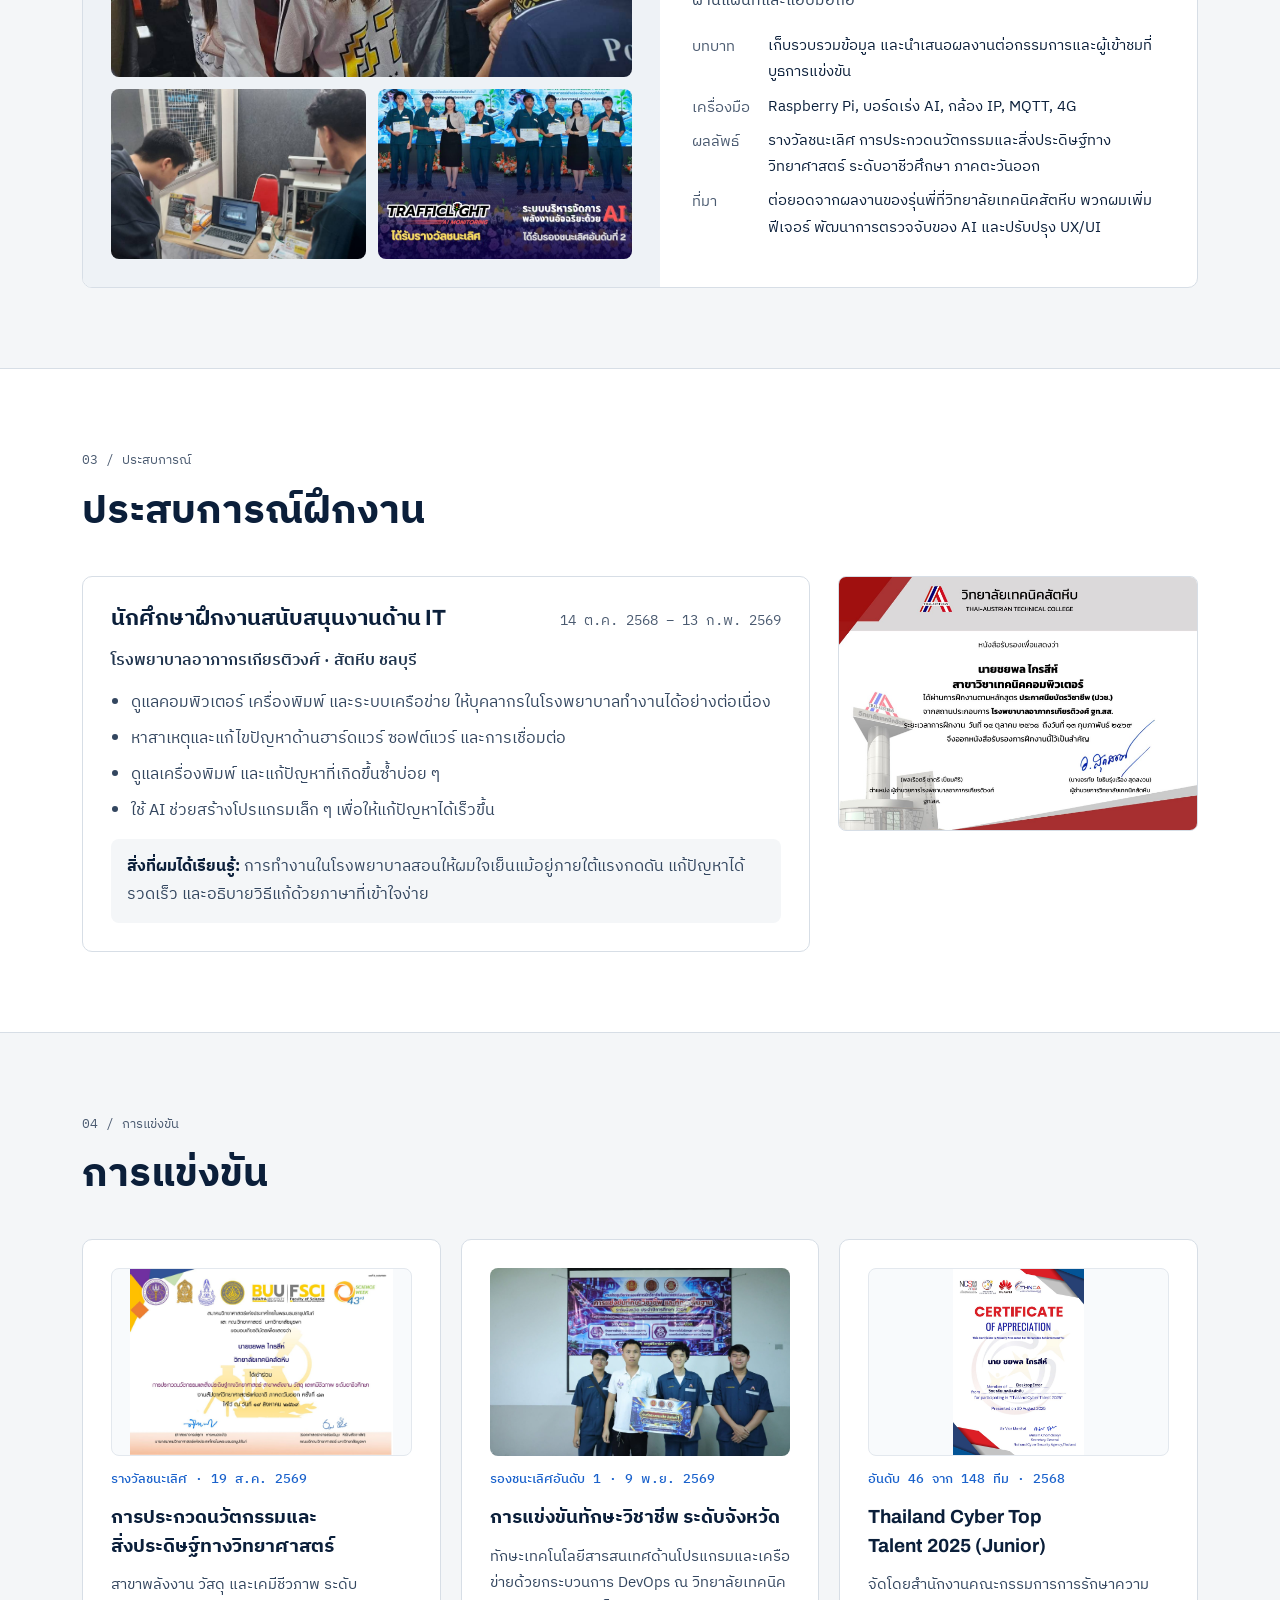
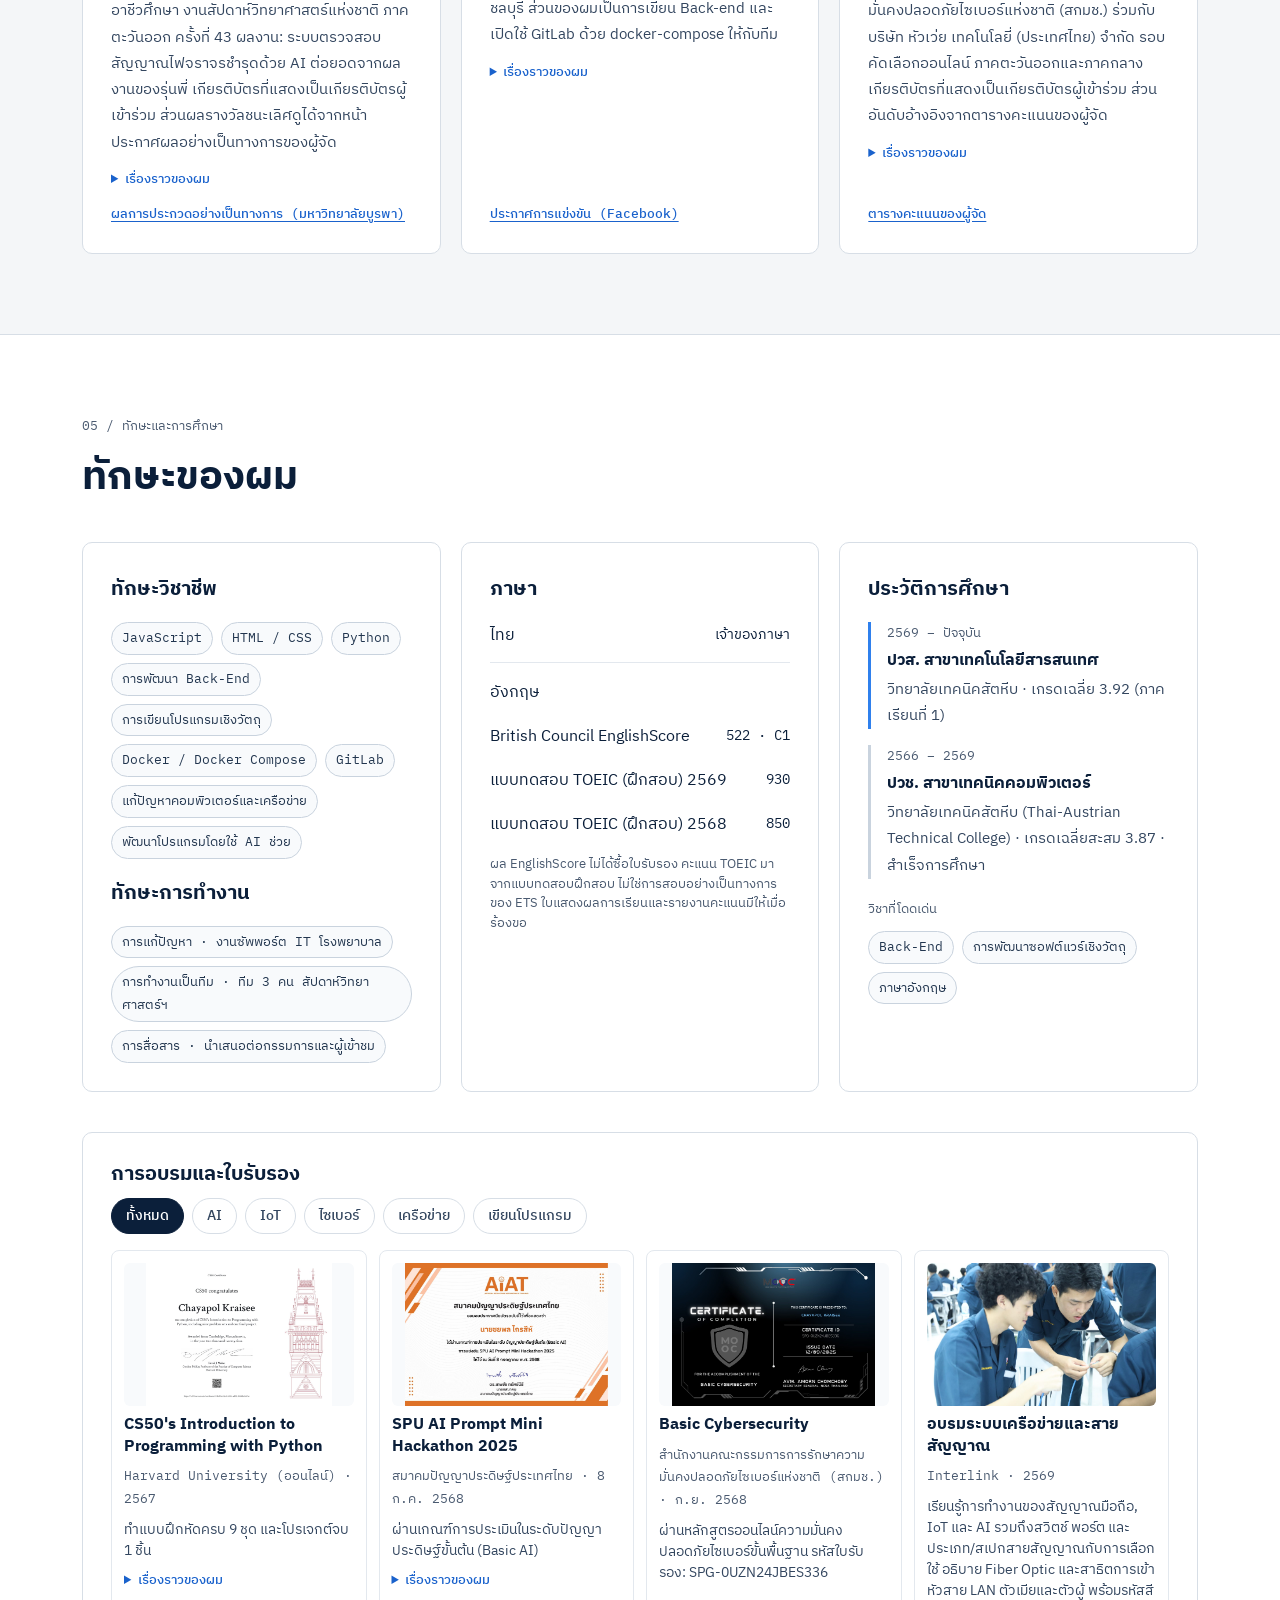
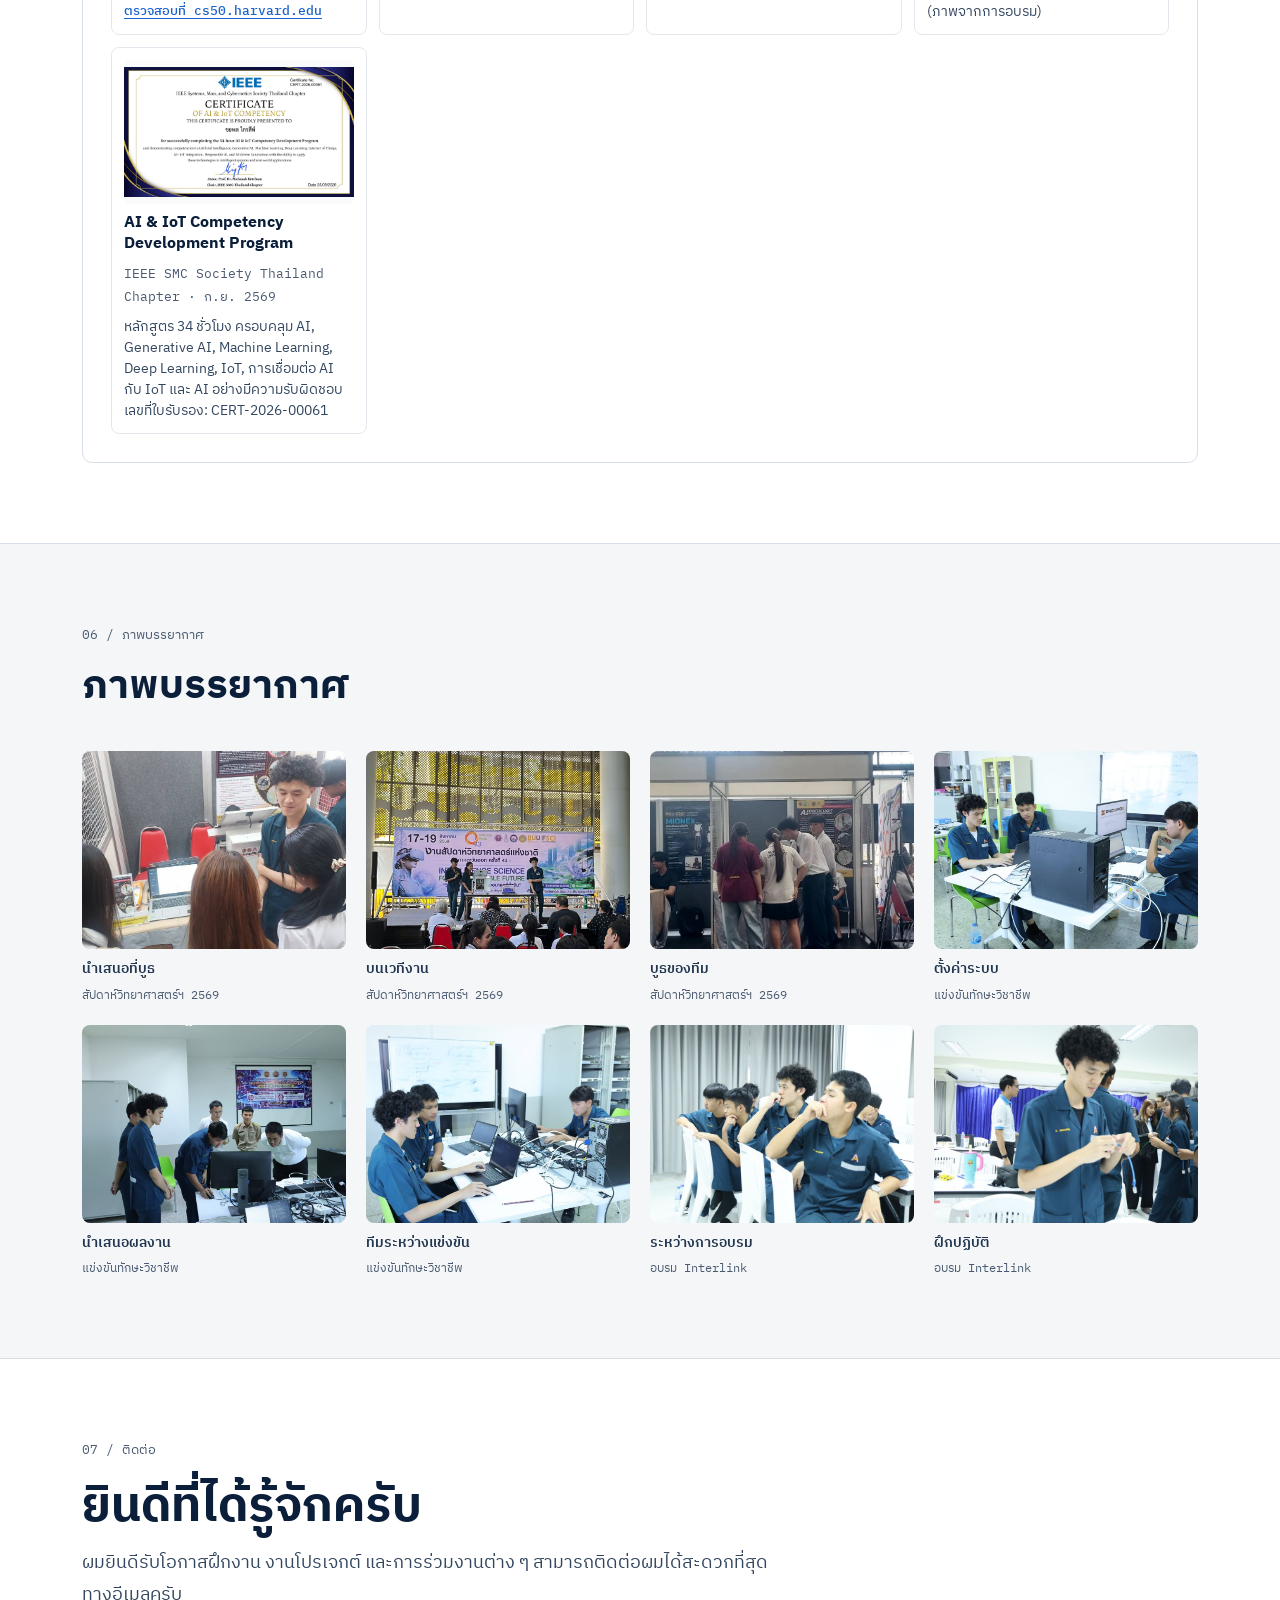
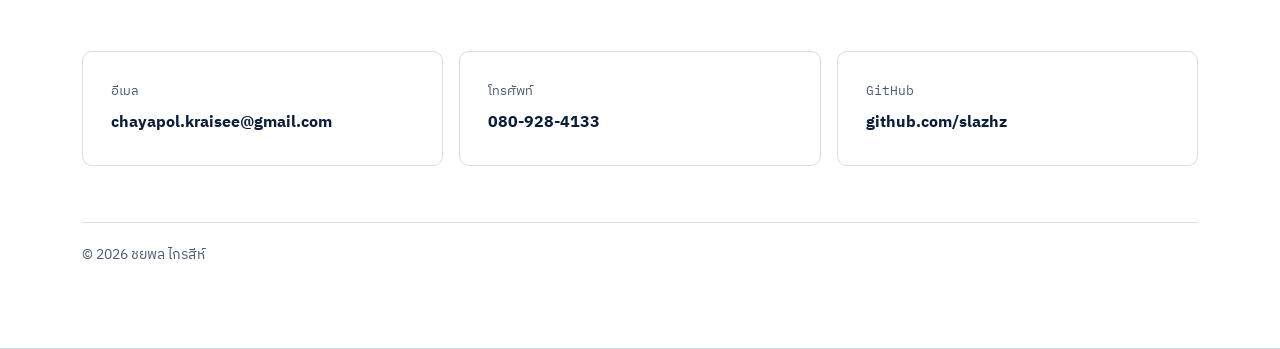
<file: th/index.html>
<!doctype html>
<html lang="th">
<head>
<meta charset="utf-8">
<meta name="viewport" content="width=device-width, initial-scale=1">
<title>ชยพล ไกรสีห์ — นักพัฒนา Back-End และนักศึกษา IT</title>
<meta name="description" content="พอร์ตโฟลิโอของชยพล ไกรสีห์ นักศึกษาสาขาเทคโนโลยีสารสนเทศ วิทยาลัยเทคนิคสัตหีบ ผู้สนใจด้าน Back-End, AI และ IoT รวมผลงาน ประสบการณ์ และรางวัล">
<link rel="canonical" href="https://slazhz.github.io/th/">
<link rel="alternate" hreflang="en" href="https://slazhz.github.io/">
<link rel="alternate" hreflang="th" href="https://slazhz.github.io/th/">
<link rel="alternate" hreflang="x-default" href="https://slazhz.github.io/">
<meta property="og:type" content="website">
<meta property="og:title" content="ชยพล ไกรสีห์ — พอร์ตโฟลิโอ">
<meta property="og:description" content="นักศึกษา IT ที่สร้างผลงานด้าน Back-End, AI และ IoT ผู้สร้าง ASCII Music Visualizer บน Steam Workshop">
<meta property="og:url" content="https://slazhz.github.io/th/">
<meta property="og:image" content="https://slazhz.github.io/assets/img/profile.jpg">
<meta name="twitter:card" content="summary">
<meta name="theme-color" content="#0B1F3A">
<link rel="icon" href="../assets/img/favicon.svg" type="image/svg+xml">
<link rel="preconnect" href="https://fonts.googleapis.com">
<link rel="preconnect" href="https://fonts.gstatic.com" crossorigin>
<link rel="stylesheet" href="https://fonts.googleapis.com/css2?family=Archivo:wght@500;700;800&family=IBM+Plex+Sans+Thai:wght@400;500;600;700&family=IBM+Plex+Sans:wght@400;500;600&family=IBM+Plex+Mono:wght@400;500;600&display=swap">
<link rel="stylesheet" href="../assets/css/style.css">
<script src="../assets/js/main.js" defer></script>
</head>
<body>
<a class="skip" href="#main">ข้ามไปยังเนื้อหา</a>

<header class="site-header">
  <div class="wrap">
    <a class="brand" href="#top" aria-label="ชยพล ไกรสีห์ กลับไปด้านบน">
      <span class="brand-mark" aria-hidden="true">CK</span>
      <span class="brand-name">ชยพล ไกรสีห์</span>
    </a>
    <nav class="nav" aria-label="หัวข้อ">
      <a href="#about">เกี่ยวกับฉัน</a>
      <a href="#projects">ผลงาน</a>
      <a href="#experience">ประสบการณ์</a>
      <a href="#awards">การแข่งขัน</a>
      <a href="#skills">ทักษะ</a>
      <a href="#contact">ติดต่อ</a>
    </nav>
    <div class="lang" aria-label="ภาษา">
      <a href="../" lang="en" hreflang="en" title="Switch to English">EN</a>
      <span aria-current="true">ไทย</span>
    </div>
  </div>
</header>

<main id="main">

<section id="top" class="hero">
  <div class="wrap">
    <div class="hero-grid">
      <div class="hero-text">
        <p class="eyebrow">นักพัฒนาซอฟต์แวร์ &amp; Back-End · นักศึกษา IT · สัตหีบ ชลบุรี</p>
        <h1 class="hero-title">ชยพล ไกรสีห์</h1>
        <p class="lead">ผมเป็นนักศึกษาสาขาเทคโนโลยีสารสนเทศ วิทยาลัยเทคนิคสัตหีบ สนใจด้าน Back-End, AI และการพัฒนาซอฟต์แวร์ที่ใช้งานได้จริง ผมชอบเรียนรู้สิ่งใหม่อยู่เสมอ และอยากสะสมประสบการณ์เพื่อนำไปต่อยอดในอนาคตครับ</p>
        <div class="actions">
          <a class="btn btn-primary" href="#projects">ดูผลงานของผม</a>
          <a class="btn btn-ghost" href="https://github.com/slazhz">
            <svg width="18" height="18" viewBox="0 0 24 24" fill="none" stroke="currentColor" stroke-width="2" stroke-linecap="round" stroke-linejoin="round" aria-hidden="true"><path d="M9 19c-4.3 1.4-4.3-2.5-6-3m12 5v-3.5c0-1 .1-1.4-.5-2 2.8-.3 5.5-1.4 5.5-6a4.6 4.6 0 0 0-1.3-3.2 4.2 4.2 0 0 0-.1-3.2s-1.1-.3-3.5 1.3a12.3 12.3 0 0 0-6.2 0C6.5 2.8 5.4 3.1 5.4 3.1a4.2 4.2 0 0 0-.1 3.2A4.6 4.6 0 0 0 4 9.5c0 4.6 2.7 5.7 5.5 6-.6.6-.6 1.2-.5 2V21"/></svg>
            github.com/slazhz
          </a>
        </div>
      </div>
      <div class="portrait">
        <img src="../assets/img/profile.jpg" width="800" height="1000" alt="ชยพล ไกรสีห์ ขณะทำงานบนโน้ตบุ๊ก" fetchpriority="high">
        <span class="portrait-tag">&gt; whoami: chayapol_</span>
      </div>
    </div>

    <div class="stats">
      <div class="stat">
        <div class="stat-n">3.92</div>
        <div class="stat-l">เกรดเฉลี่ย ปวส. สาขาเทคโนโลยีสารสนเทศ ภาคเรียนที่ 1</div>
      </div>
      <div class="stat">
        <div class="stat-n hi">ที่ 1</div>
        <div class="stat-l">รางวัลชนะเลิศ งานสัปดาห์วิทยาศาสตร์แห่งชาติ ภาคตะวันออก ครั้งที่ 43</div>
      </div>
      <div class="stat">
        <div class="stat-n"><span class="live-dot" aria-hidden="true"></span><span data-steam="subscriptions">Live</span></div>
        <div class="stat-l">ผู้ติดตามบน Steam Workshop (ASCII Music Visualizer)</div>
        <p class="steam-meta" data-steam-meta="brief"></p>
      </div>
    </div>
  </div>
</section>

<section id="about" class="section section--white">
  <div class="wrap">
    <div class="section-head">
      <span class="secnum">01 / เกี่ยวกับฉัน</span>
      <h2 class="h2">สวัสดีครับ ผมชื่ออาร์มี่</h2>
      <p class="lead">ผมอายุ 18 ปี เป็นนักศึกษาสาขาเทคโนโลยีสารสนเทศ อาศัยอยู่ที่สัตหีบ ชลบุรี ผมเรียนรู้ได้เร็ว ชอบแก้ปัญหาด้วยการลงมือทำจริง และดีใจทุกครั้งที่สิ่งที่ผมสร้างได้ช่วยให้คนอื่นใช้งานได้จริง ผมพร้อมเรียนรู้และช่วยงานทีมตั้งแต่วันแรกครับ นอกจากเรื่องเทคโนโลยี ผมชอบทำเพลงและเล่นวิดีโอเกม</p>
    </div>
    <div class="card goal">
      <span class="goal-label">เป้าหมายอาชีพ</span>
      <p>ภายใน 3 ปี ผมตั้งใจจะเป็นนักพัฒนา Back-End ที่สร้างซอฟต์แวร์ที่เสถียร และช่วยแก้ปัญหาให้ผู้ใช้งานได้จริง</p>
    </div>
  </div>
</section>

<section id="projects" class="section">
  <div class="wrap">
    <div class="section-head">
      <span class="secnum">02 / ผลงาน</span>
      <h2 class="h2">ผลงานที่ผมสร้าง</h2>
    </div>

    <!-- BEGIN:projects (generated from data/projects.json; edit that file, not this) -->
    <article class="card project" aria-labelledby="p-amv">
      <div class="project-media project-media--dark">
        <img src="../assets/img/visualizer.gif" width="400" height="400" alt="วอลเปเปอร์ขณะเล่นเพลง แสดงเป็นภาพ ASCII แบบเรียลไทม์" style="aspect-ratio: 1 / 1; max-height: 420px; object-fit: contain; background: #0A0F1E">
        <div class="pair">
          <img src="../assets/img/charsets.jpg" width="1200" height="614" loading="lazy" decoding="async" alt="ภาพเดียวกันวาดด้วยชุดตัวอักษร 6 แบบ">
          <img src="../assets/img/bars.jpg" width="1200" height="528" loading="lazy" decoding="async" alt="แถบเสียง 6 รูปแบบ">
        </div>
      </div>
      <div class="project-body">
        <div class="tags"><span class="tag">ผลงานเดี่ยว</span><span class="tag">เผยแพร่บน Steam Workshop · พ.ย. 2569</span><span class="tag">มีเวอร์ชันเว็บ</span><span class="tag">โอเพนซอร์ส</span></div>
        <h3 id="p-amv" class="project-title">ASCII Music Visualizer</h3>
        <p>วอลเปเปอร์สำหรับ Wallpaper Engine ที่เปลี่ยนเพลงที่กำลังฟังให้กลายเป็นภาพ ASCII แบบเรียลไทม์ ใช้ WebGL shader วาดปกอัลบั้มเป็นตัวอักษร มีแถบเสียงที่ขยับตามเพลง ปกที่หมุนพลิกดูรายชื่อเพลงได้ และชื่อเพลงที่รองรับภาษาไทย ใครก็สามารถกดติดตามบน Steam Workshop ลองใช้เวอร์ชันเว็บบนเบราว์เซอร์ หรือดูซอร์สโค้ดทั้งหมดบน GitHub</p>
        <dl class="facts">
          <dt>บทบาท</dt><dd>ออกแบบ พัฒนา และเผยแพร่</dd>
          <dt>เครื่องมือ</dt><dd>JavaScript, WebGL, HTML/CSS, Node.js, Wallpaper Engine</dd>
        </dl>
        <div class="mini-stats">
          <div><div class="stat-n" data-steam="subscriptions">—</div><div class="stat-l">ผู้ติดตามบน Steam</div></div>
          <div><div class="stat-n" data-steam="favorited">—</div><div class="stat-l">รายการโปรดบน Steam</div></div>
        </div>
        <p class="steam-meta" data-steam-meta></p>
        <div class="actions">
          <a class="btn btn-primary" href="#web-demo">ลองใช้บนเบราว์เซอร์</a>
          <a class="btn btn-ghost" href="https://steamcommunity.com/sharedfiles/filedetails/?id=3840312660">Steam Workshop</a>
          <a class="btn btn-ghost" href="https://github.com/slazhz/ascii-music-visualizer">GitHub</a>
        </div>
      </div>
    </article>

    <div id="web-demo" class="card demo">
      <div class="demo-bar">
        <span class="demo-title"><span class="demo-dots" aria-hidden="true"><i></i><i></i><i></i></span>ASCII Music Visualizer เวอร์ชันเว็บ</span>
        <a href="https://slazhz.github.io/ascii-music-visualizer/">เปิดเต็มจอ</a>
      </div>
      <div class="demo-stage" data-src="https://slazhz.github.io/ascii-music-visualizer/wallpaper/" data-title="เดโม ASCII Music Visualizer บนเว็บ">
        <div class="demo-start">
          <button type="button" class="btn btn-primary" data-demo-start>เริ่มเดโม</button>
          <p>เล่นเพลงเดโมในตัว หรือเปิดไฟล์เพลงของคุณเอง หรือใช้ไมโครโฟนก็ได้ ไม่มีการอัปโหลดไฟล์ใด ๆ</p>
        </div>
      </div>
    </div>

    <article class="card project" aria-labelledby="p-traffic">
      <div class="project-media">
        <img src="../assets/img/traffic-booth.jpg" width="1280" height="960" loading="lazy" decoding="async" alt="นำเสนอผลงานต่อผู้เข้าชมที่บูธการแข่งขัน" style="height: 300px">
        <div class="pair">
          <img src="../assets/img/traffic-laptop.jpg" width="1280" height="720" loading="lazy" decoding="async" alt="ระบบตรวจจับทำงานบนโน้ตบุ๊กที่บูธ" style="height: 170px">
          <img src="../assets/img/traffic-award.jpg" width="760" height="761" loading="lazy" decoding="async" alt="ทีมรับรางวัลชนะเลิศ งานสัปดาห์วิทยาศาสตร์แห่งชาติ" style="height: 170px; object-position: center 45%">
        </div>
      </div>
      <div class="project-body">
        <div class="tags"><span class="tag tag--award">รางวัลชนะเลิศ · สัปดาห์วิทยาศาสตร์ฯ 2569</span><span class="tag">AI · Computer Vision</span></div>
        <h3 id="p-traffic" class="project-title">ระบบตรวจสอบสัญญาณไฟจราจรชำรุดด้วย AI</h3>
        <p>สัญญาณไฟจราจรที่ชำรุดมักไม่มีใครรู้จนกว่าจะมีคนแจ้ง กล่องบนเสาไฟพลังงานแสงอาทิตย์นี้ใช้กล้องและ AI ตรวจจับความผิดปกติ แล้วแจ้งช่างผ่านแผนที่และแอปมือถือ</p>
        <dl class="facts">
          <dt>บทบาท</dt><dd>เก็บรวบรวมข้อมูล และนำเสนอผลงานต่อกรรมการและผู้เข้าชมที่บูธการแข่งขัน</dd>
          <dt>เครื่องมือ</dt><dd>Raspberry Pi, บอร์ดเร่ง AI, กล้อง IP, MQTT, 4G</dd>
          <dt>ผลลัพธ์</dt><dd>รางวัลชนะเลิศ การประกวดนวัตกรรมและสิ่งประดิษฐ์ทางวิทยาศาสตร์ ระดับอาชีวศึกษา ภาคตะวันออก</dd>
          <dt>ที่มา</dt><dd>ต่อยอดจากผลงานของรุ่นพี่ที่วิทยาลัยเทคนิคสัตหีบ พวกผมเพิ่มฟีเจอร์ พัฒนาการตรวจจับของ AI และปรับปรุง UX/UI</dd>
        </dl>
      </div>
    </article>
    <!-- END:projects -->
  </div>
</section>

<section id="experience" class="section section--white">
  <div class="wrap">
    <div class="section-head">
      <span class="secnum">03 / ประสบการณ์</span>
      <h2 class="h2">ประสบการณ์ฝึกงาน</h2>
    </div>
    <div class="xp">
      <div class="card">
        <div class="xp-head">
          <h3 class="h3">นักศึกษาฝึกงานสนับสนุนงานด้าน IT</h3>
          <span class="xp-when">14 ต.ค. 2568 – 13 ก.พ. 2569</span>
        </div>
        <p class="xp-where">โรงพยาบาลอาภากรเกียรติวงศ์ · สัตหีบ ชลบุรี</p>
        <ul class="dots">
          <li>ดูแลคอมพิวเตอร์ เครื่องพิมพ์ และระบบเครือข่าย ให้บุคลากรในโรงพยาบาลทำงานได้อย่างต่อเนื่อง</li>
          <li>หาสาเหตุและแก้ไขปัญหาด้านฮาร์ดแวร์ ซอฟต์แวร์ และการเชื่อมต่อ</li>
          <li>ดูแลเครื่องพิมพ์ และแก้ปัญหาที่เกิดขึ้นซ้ำบ่อย ๆ</li>
          <li>ใช้ AI ช่วยสร้างโปรแกรมเล็ก ๆ เพื่อให้แก้ปัญหาได้เร็วขึ้น</li>
        </ul>
        <p class="learned"><strong>สิ่งที่ผมได้เรียนรู้:</strong> การทำงานในโรงพยาบาลสอนให้ผมใจเย็นแม้อยู่ภายใต้แรงกดดัน แก้ปัญหาได้รวดเร็ว และอธิบายวิธีแก้ด้วยภาษาที่เข้าใจง่าย</p>
      </div>
      <img class="cert" src="../assets/img/cert-internship.jpg" width="1400" height="990" loading="lazy" decoding="async" alt="หนังสือรับรองการฝึกงาน โรงพยาบาลอาภากรเกียรติวงศ์">
    </div>
  </div>
</section>

<section id="awards" class="section">
  <div class="wrap">
    <div class="section-head">
      <span class="secnum">04 / การแข่งขัน</span>
      <h2 class="h2">การแข่งขัน</h2>
    </div>
    <div class="grid-3">
      <!-- BEGIN:competitions (generated from data/competitions.json; edit that file, not this) -->
      <div class="card award">
        <img class="contain" src="../assets/img/cert-sciweek.jpg" width="1400" height="991" loading="lazy" decoding="async" alt="เกียรติบัตร งานสัปดาห์วิทยาศาสตร์แห่งชาติ ภาคตะวันออก ครั้งที่ 43">
        <span class="award-when">รางวัลชนะเลิศ · 19 ส.ค. 2569</span>
        <h3>การประกวดนวัตกรรมและสิ่งประดิษฐ์ทางวิทยาศาสตร์</h3>
        <p>สาขาพลังงาน วัสดุ และเคมีชีวภาพ ระดับอาชีวศึกษา งานสัปดาห์วิทยาศาสตร์แห่งชาติ ภาคตะวันออก ครั้งที่ 43 ผลงาน: ระบบตรวจสอบสัญญาณไฟจราจรชำรุดด้วย AI ต่อยอดจากผลงานของรุ่นพี่ เกียรติบัตรที่แสดงเป็นเกียรติบัตรผู้เข้าร่วม ส่วนผลรางวัลชนะเลิศดูได้จากหน้าประกาศผลอย่างเป็นทางการของผู้จัด</p>
        <details class="story">
          <summary>เรื่องราวของผม</summary>
          <p>ผลงานชิ้นนี้เป็นผลงานจากรุ่นก่อนๆ ของรุ่นพี่ที่วิทยาลัยเทคนิคสัตหีบ พวกผมได้ทำการปรับปรุงและต่อยอดจากผลงานของพี่ๆ ที่ได้ทำไว้แล้วเรียบร้อย มีเพียงแค่เพิ่มฟีเจอร์ พัฒนาการตรวจจับของ AI และปรับปรุง UX/UI</p>
        </details>
        <a class="award-link" href="https://science.buu.ac.th/sciweek_comp/award.php?cgen=161" rel="noopener noreferrer">ผลการประกวดอย่างเป็นทางการ (มหาวิทยาลัยบูรพา)</a>
      </div>
      <div class="card award">
        <img class="cover" src="../assets/img/devops-award.jpg" width="1600" height="1066" loading="lazy" decoding="async" alt="ทีมรับรางวัลรองชนะเลิศอันดับ 1 การแข่งขันทักษะวิชาชีพ" style="object-position: center 60%">
        <span class="award-when">รองชนะเลิศอันดับ 1 · 9 พ.ย. 2569</span>
        <h3>การแข่งขันทักษะวิชาชีพ ระดับจังหวัด</h3>
        <p>ทักษะเทคโนโลยีสารสนเทศด้านโปรแกรมและเครือข่ายด้วยกระบวนการ DevOps ณ วิทยาลัยเทคนิคชลบุรี ส่วนของผมเป็นการเขียน Back-end และเปิดใช้ GitLab ด้วย docker-compose ให้กับทีม</p>
        <details class="story">
          <summary>เรื่องราวของผม</summary>
          <p>การแข่งขันครั้งนี้ได้สอนผมหลายอย่างเกี่ยวกับการแบ่งหน้าที่และการทำงานเป็นทีม ก่อนหน้าการแข่งขัน ผมกับเพื่อนๆ ในทีมมีเวลา 1 เดือนในการฝึกซ้อม และการแข่งขันนี้เป็นการแข่งขันแบบ Offline ที่มีการแบ่งหน้าที่กัน</p>
        </details>
        <a class="award-link" href="https://www.facebook.com/story.php?story_fbid=1732654875536759&amp;id=100063767881647" rel="noopener noreferrer">ประกาศการแข่งขัน (Facebook)</a>
      </div>
      <div class="card award">
        <img class="contain" src="../assets/img/cert-cyber.jpg" width="990" height="1400" loading="lazy" decoding="async" alt="เกียรติบัตร Thailand Cyber Top Talent 2025">
        <span class="award-when">อันดับ 46 จาก 148 ทีม · 2568</span>
        <h3>Thailand Cyber Top Talent 2025 (Junior)</h3>
        <p>จัดโดยสำนักงานคณะกรรมการการรักษาความมั่นคงปลอดภัยไซเบอร์แห่งชาติ (สกมช.) ร่วมกับ บริษัท หัวเว่ย เทคโนโลยี่ (ประเทศไทย) จำกัด รอบคัดเลือกออนไลน์ ภาคตะวันออกและภาคกลาง เกียรติบัตรที่แสดงเป็นเกียรติบัตรผู้เข้าร่วม ส่วนอันดับอ้างอิงจากตารางคะแนนของผู้จัด</p>
        <details class="story">
          <summary>เรื่องราวของผม</summary>
          <p>ในรายการแข่งขันนี้ได้ให้ความรู้แก่ผมในเรื่องการทำงานเป็นทีมและ Cybersecurity คร่าวๆ เป็นการแข่งขัน CTF ที่มีหมวดหมู่ต่างๆ ซึ่งผมกับเพื่อนทั้งหมด 3 คนในทีมก็แบ่งหน้าที่กัน ผมทำส่วน Reverse Engineering กับ Forensics</p>
        </details>
        <a class="award-link" href="https://member.ctfad.live/index/Tournament_List_View.html?scode=BWFHQDZYNH&amp;t=Thailand+Cyber+Top+Talent+2025+-+JUNIOR" rel="noopener noreferrer">ตารางคะแนนของผู้จัด</a>
      </div>
      <!-- END:competitions -->
    </div>
  </div>
</section>

<section id="skills" class="section section--white">
  <div class="wrap">
    <div class="section-head">
      <span class="secnum">05 / ทักษะและการศึกษา</span>
      <h2 class="h2">ทักษะของผม</h2>
    </div>
    <div class="skills">
      <div class="card">
        <h3>ทักษะวิชาชีพ</h3>
        <div class="tags"><span class="tag">JavaScript</span><span class="tag">HTML / CSS</span><span class="tag">Python</span><span class="tag">การพัฒนา Back-End</span><span class="tag">การเขียนโปรแกรมเชิงวัตถุ</span><span class="tag">Docker / Docker Compose</span><span class="tag">GitLab</span><span class="tag">แก้ปัญหาคอมพิวเตอร์และเครือข่าย</span><span class="tag">พัฒนาโปรแกรมโดยใช้ AI ช่วย</span></div>
        <h3>ทักษะการทำงาน</h3>
        <div class="tags"><span class="tag">การแก้ปัญหา · งานซัพพอร์ต IT โรงพยาบาล</span><span class="tag">การทำงานเป็นทีม · ทีม 3 คน สัปดาห์วิทยาศาสตร์ฯ</span><span class="tag">การสื่อสาร · นำเสนอต่อกรรมการและผู้เข้าชม</span></div>
      </div>
      <div class="card">
        <h3>ภาษา</h3>
        <div class="row row--line"><span>ไทย</span><span class="mono">เจ้าของภาษา</span></div>
        <span>อังกฤษ</span>
        <div class="row"><span>British Council EnglishScore</span><span class="mono">522 · C1</span></div>
        <div class="row"><span>แบบทดสอบ TOEIC (ฝึกสอบ) 2569</span><span class="mono">930</span></div>
        <div class="row"><span>แบบทดสอบ TOEIC (ฝึกสอบ) 2568</span><span class="mono">850</span></div>
        <p class="note">ผล EnglishScore ไม่ได้ซื้อใบรับรอง คะแนน TOEIC มาจากแบบทดสอบฝึกสอบ ไม่ใช่การสอบอย่างเป็นทางการของ ETS ใบแสดงผลการเรียนและรายงานคะแนนมีให้เมื่อร้องขอ</p>
      </div>
      <div class="card">
        <h3>ประวัติการศึกษา</h3>
        <div class="edu edu--now">
          <span class="mono">2569 – ปัจจุบัน</span>
          <strong>ปวส. สาขาเทคโนโลยีสารสนเทศ</strong>
          <span>วิทยาลัยเทคนิคสัตหีบ · เกรดเฉลี่ย 3.92 (ภาคเรียนที่ 1)</span>
        </div>
        <div class="edu">
          <span class="mono">2566 – 2569</span>
          <strong>ปวช. สาขาเทคนิคคอมพิวเตอร์</strong>
          <span>วิทยาลัยเทคนิคสัตหีบ (Thai-Austrian Technical College) · เกรดเฉลี่ยสะสม 3.87 · สำเร็จการศึกษา</span>
        </div>
        <div>
          <span class="mono" style="font-size: 13px; color: var(--muted)">วิชาที่โดดเด่น</span>
          <div class="tags" style="margin-top: 8px"><span class="tag">Back-End</span><span class="tag">การพัฒนาซอฟต์แวร์เชิงวัตถุ</span><span class="tag">ภาษาอังกฤษ</span></div>
        </div>
      </div>
    </div>

    <div class="card" style="display: flex; flex-direction: column; gap: 12px">
      <h3 class="h3" style="font-size: 20px">การอบรมและใบรับรอง</h3>
      <div class="trainings">
        <!-- BEGIN:certificates (generated from data/certificates.json; edit that file, not this) -->
        <div class="training" data-tags="programming">
          <img class="contain" src="../assets/img/cert-cs50.jpg" width="1400" height="1082" loading="lazy" decoding="async" alt="ใบรับรอง CS50">
          <strong>CS50's Introduction to Programming with Python</strong>
          <span class="mono">Harvard University (ออนไลน์) · 2567</span>
          <span>ทำแบบฝึกหัดครบ 9 ชุด และโปรเจกต์จบ 1 ชิ้น</span>
          <details class="story">
            <summary>เรื่องราวของผม</summary>
            <p>เป็นก้าวแรกของผมที่ดึงผมให้มีความสนใจด้านโปรแกรมมิ่งและทำให้ผมเข้าใจพื้นฐานของการคิดอย่างมีระบบ</p>
          </details>
          <a class="award-link" href="https://cs50.harvard.edu/certificates/23bdf2c6-bb30-42b3-ad90-2068db36b7ac" rel="noopener noreferrer">ตรวจสอบที่ cs50.harvard.edu</a>
        </div>
        <div class="training" data-tags="ai">
          <img class="contain" src="../assets/img/cert-aiat.jpg" width="1400" height="990" loading="lazy" decoding="async" alt="ใบรับรอง Basic AI สมาคมปัญญาประดิษฐ์ประเทศไทย">
          <strong>SPU AI Prompt Mini Hackathon 2025</strong>
          <span class="mono">สมาคมปัญญาประดิษฐ์ประเทศไทย · 8 ก.ค. 2568</span>
          <span>ผ่านเกณฑ์การประเมินในระดับปัญญาประดิษฐ์ขั้นต้น (Basic AI)</span>
          <details class="story">
            <summary>เรื่องราวของผม</summary>
            <p>เป็นการแข่งขันเล็กๆ ที่ผมกับเพื่อน 3 คนรวมตัวกันไปแข่งเองที่กรุงเทพฯ ภายในงานจะอบรมวิธีการ Prompt AI หลังจากนั้นจะให้บททดสอบมาใน Kaggle และผมกับเพื่อนก็ช่วยกันแก้ไขปัญหา</p>
          </details>
        </div>
        <div class="training" data-tags="cyber">
          <img class="contain" src="../assets/img/cert-ncsa.jpg" width="1400" height="990" loading="lazy" decoding="async" alt="ใบรับรองหลักสูตร Basic Cybersecurity จาก สกมช.">
          <strong>Basic Cybersecurity</strong>
          <span class="mono">สำนักงานคณะกรรมการการรักษาความมั่นคงปลอดภัยไซเบอร์แห่งชาติ (สกมช.) · ก.ย. 2568</span>
          <span>ผ่านหลักสูตรออนไลน์ความมั่นคงปลอดภัยไซเบอร์ขั้นพื้นฐาน รหัสใบรับรอง: SPG-0UZN24JBES336</span>
        </div>
        <div class="training" data-tags="networking iot">
          <img class="cover" src="../assets/img/interlink.jpg" width="1600" height="900" loading="lazy" decoding="async" alt="ฝึกเข้าสายแลนในการอบรม Interlink">
          <strong>อบรมระบบเครือข่ายและสายสัญญาณ</strong>
          <span class="mono">Interlink · 2569</span>
          <span>เรียนรู้การทำงานของสัญญาณมือถือ, IoT และ AI รวมถึงสวิตช์ พอร์ต และประเภท/สเปกสายสัญญาณกับการเลือกใช้ อธิบาย Fiber Optic และสาธิตการเข้าหัวสาย LAN ตัวเมียและตัวผู้ พร้อมรหัสสี (ภาพจากการอบรม)</span>
        </div>
        <div class="training" data-tags="ai iot">
          <img class="contain" src="../assets/img/cert-ieee-aiot.jpg" width="1400" height="788" loading="lazy" decoding="async" alt="ใบรับรองสมรรถนะด้าน AI และ IoT จาก IEEE SMC Thailand Chapter">
          <strong>AI &amp; IoT Competency Development Program</strong>
          <span class="mono">IEEE SMC Society Thailand Chapter · ก.ย. 2569</span>
          <span>หลักสูตร 34 ชั่วโมง ครอบคลุม AI, Generative AI, Machine Learning, Deep Learning, IoT, การเชื่อมต่อ AI กับ IoT และ AI อย่างมีความรับผิดชอบ เลขที่ใบรับรอง: CERT-2026-00061</span>
        </div>
        <!-- END:certificates -->
      </div>
    </div>
  </div>
</section>

<section id="gallery" class="section">
  <div class="wrap">
    <div class="section-head">
      <span class="secnum">06 / ภาพบรรยากาศ</span>
      <h2 class="h2">ภาพบรรยากาศ</h2>
    </div>
    <div class="gallery">
      <figure><a href="../assets/img/g-sci-1.jpg"><img src="../assets/img/g-sci-1.jpg" width="1000" height="563" loading="lazy" decoding="async" alt="นำเสนอที่บูธ สัปดาห์วิทยาศาสตร์ฯ 2569"></a><figcaption><span>นำเสนอที่บูธ</span><span>สัปดาห์วิทยาศาสตร์ฯ 2569</span></figcaption></figure>
      <figure><a href="../assets/img/g-sci-3.jpg"><img src="../assets/img/g-sci-3.jpg" width="1000" height="750" loading="lazy" decoding="async" alt="บนเวทีงาน สัปดาห์วิทยาศาสตร์ฯ 2569"></a><figcaption><span>บนเวทีงาน</span><span>สัปดาห์วิทยาศาสตร์ฯ 2569</span></figcaption></figure>
      <figure><a href="../assets/img/g-sci-4.jpg"><img src="../assets/img/g-sci-4.jpg" width="1000" height="563" loading="lazy" decoding="async" alt="บูธของทีม สัปดาห์วิทยาศาสตร์ฯ 2569"></a><figcaption><span>บูธของทีม</span><span>สัปดาห์วิทยาศาสตร์ฯ 2569</span></figcaption></figure>
      <figure><a href="../assets/img/g-dev-1.jpg"><img src="../assets/img/g-dev-1.jpg" width="1000" height="667" loading="lazy" decoding="async" alt="ตั้งค่าระบบ แข่งขันทักษะวิชาชีพ"></a><figcaption><span>ตั้งค่าระบบ</span><span>แข่งขันทักษะวิชาชีพ</span></figcaption></figure>
      <figure><a href="../assets/img/g-dev-3.jpg"><img src="../assets/img/g-dev-3.jpg" width="1000" height="667" loading="lazy" decoding="async" alt="นำเสนอผลงาน แข่งขันทักษะวิชาชีพ"></a><figcaption><span>นำเสนอผลงาน</span><span>แข่งขันทักษะวิชาชีพ</span></figcaption></figure>
      <figure><a href="../assets/img/g-dev-4.jpg"><img src="../assets/img/g-dev-4.jpg" width="1000" height="667" loading="lazy" decoding="async" alt="ทีมระหว่างแข่งขัน แข่งขันทักษะวิชาชีพ"></a><figcaption><span>ทีมระหว่างแข่งขัน</span><span>แข่งขันทักษะวิชาชีพ</span></figcaption></figure>
      <figure><a href="../assets/img/g-int-1.jpg"><img src="../assets/img/g-int-1.jpg" width="1000" height="563" loading="lazy" decoding="async" alt="ระหว่างการอบรม Interlink"></a><figcaption><span>ระหว่างการอบรม</span><span>อบรม Interlink</span></figcaption></figure>
      <figure><a href="../assets/img/g-int-2.jpg"><img src="../assets/img/g-int-2.jpg" width="1000" height="563" loading="lazy" decoding="async" alt="ฝึกปฏิบัติ อบรม Interlink"></a><figcaption><span>ฝึกปฏิบัติ</span><span>อบรม Interlink</span></figcaption></figure>
    </div>
  </div>
</section>

<section id="contact" class="section section--white">
  <div class="wrap">
    <div class="section-head">
      <span class="secnum">07 / ติดต่อ</span>
      <h2 class="h2 contact-title">ยินดีที่ได้รู้จักครับ</h2>
      <p class="lead">ผมยินดีรับโอกาสฝึกงาน งานโปรเจกต์ และการร่วมงานต่าง ๆ สามารถติดต่อผมได้สะดวกที่สุดทางอีเมลครับ</p>
    </div>
    <div class="contact">
      <a class="card" href="mailto:chayapol.kraisee@gmail.com"><span class="mono">อีเมล</span><strong>chayapol.kraisee@gmail.com</strong></a>
      <a class="card" href="tel:+66809284133"><span class="mono">โทรศัพท์</span><strong>080-928-4133</strong></a>
      <a class="card" href="https://github.com/slazhz"><span class="mono">GitHub</span><strong>github.com/slazhz</strong></a>
    </div>
    <footer class="site-footer">© 2026 ชยพล ไกรสีห์</footer>
  </div>
</section>

</main>

<dialog id="lightbox" class="lightbox" aria-label="รูปภาพ">
  <button type="button" class="lb-close">ปิด</button>
  <button type="button" class="lb-prev" aria-label="ก่อนหน้า">&lsaquo;</button>
  <button type="button" class="lb-next" aria-label="ถัดไป">&rsaquo;</button>
  <img alt="">
  <p></p>
</dialog>
</body>
</html>
</file>
<file: assets/css/style.css>
/* Chayapol Kraisee — portfolio
   Palette: light grey ground, navy text and bands, blue for actions, yellow for highlights.
   Layout: one centred column (max 1180px); sections alternate grey and white. */

:root {
  --bg: #F4F6F8;
  --surface: #FFFFFF;
  --navy: #0B1F3A;
  --navy-2: #16294A;
  --text: #0B1F3A;
  --text-2: #33465F;
  --muted: #4A5A70;
  --line: #D7DEE6;
  --line-2: #E3E8EE;
  --blue: #2F80ED;          /* decoration: focus rings, dots, underlines */
  --blue-ink: #1A62CC;      /* links on light backgrounds (5.3:1) */
  --blue-btn: #1F6FE0;      /* primary buttons, white text (4.8:1) */
  --blue-btn-hover: #1A5FC2;
  --blue-on-navy: #7FB2FF;  /* links and labels on navy */
  --yellow: #F2C94C;        /* highlights, always with navy text */
  --yellow-soft: #FDF3D3;

  --font-display: 'Archivo', system-ui, sans-serif;
  --font-body: 'IBM Plex Sans', system-ui, sans-serif;
  --font-mono: 'IBM Plex Mono', ui-monospace, monospace;
  --lh: 1.6;
  --radius: 10px;
  color-scheme: light;
}

html[lang="th"] {
  --font-display: 'Archivo', 'IBM Plex Sans Thai', system-ui, sans-serif;
  --font-body: 'IBM Plex Sans Thai', 'IBM Plex Sans', system-ui, sans-serif;
  --font-mono: 'IBM Plex Mono', 'IBM Plex Sans Thai', ui-monospace, monospace;
  --lh: 1.75;
}

*, *::before, *::after { box-sizing: border-box; }
html { scroll-behavior: smooth; scroll-padding-top: 84px; }
body {
  margin: 0;
  background: var(--bg);
  color: var(--text);
  font-family: var(--font-body);
  font-size: 16px;
  line-height: var(--lh);
  -webkit-font-smoothing: antialiased;
}
img { max-width: 100%; height: auto; display: block; }
a { color: var(--blue-ink); text-underline-offset: 3px; }
a:hover { color: var(--navy); }
:focus-visible { outline: 3px solid var(--blue); outline-offset: 3px; border-radius: 4px; }
h1, h2, h3 { text-wrap: balance; }

.wrap { max-width: 1180px; margin: 0 auto; padding: 0 32px; }
.mono { font-family: var(--font-mono); }
.skip {
  position: absolute; left: 16px; top: -60px; z-index: 100;
  background: var(--navy); color: #fff; padding: 10px 16px; border-radius: 6px;
}
.skip:focus { top: 12px; color: #fff; }
.skip:hover { color: #fff; }   /* the global a:hover is navy, which is invisible on this navy button */

/* ---------- Header ---------- */
.site-header {
  position: sticky; top: 0; z-index: 40;
  background: rgba(244, 246, 248, 0.92);
  backdrop-filter: blur(8px);
  border-bottom: 1px solid var(--line);
}
.site-header .wrap {
  display: flex; align-items: center; justify-content: space-between; gap: 16px;
  min-height: 68px; flex-wrap: wrap;
}
.brand { display: flex; align-items: center; gap: 10px; color: var(--navy); text-decoration: none; }
.brand-mark {
  display: inline-flex; width: 38px; height: 38px; align-items: center; justify-content: center;
  background: var(--navy); color: var(--yellow); border-radius: 6px;
  font-family: var(--font-mono); font-weight: 600;
}
.brand-name { font-family: var(--font-display); font-weight: 700; font-size: 17px; }
.nav { display: flex; gap: 20px; flex-wrap: wrap; }
.nav a { color: var(--text-2); text-decoration: none; font-size: 15px; font-weight: 500; padding: 10px 2px; }
.nav a:hover { color: var(--blue-ink); }
/* Language switch: a round-ended pill with both languages; the current one is filled */
.lang {
  display: flex; align-items: center; gap: 2px; padding: 3px; flex: none;
  border: 1px solid var(--line); border-radius: 999px; background: var(--surface);
}
.lang > * {
  display: inline-flex; align-items: center; min-height: 36px; padding: 0 14px; border-radius: 999px;
  font-family: var(--font-mono); font-size: 13px; font-weight: 500; text-decoration: none; color: var(--text-2);
  transition: background .2s ease, color .2s ease;
}
.lang [aria-current] { background: var(--navy); color: #fff; }
.lang a:hover { background: var(--yellow-soft); color: var(--navy); }

/* Nav: current section */
.nav a[aria-current] { color: var(--blue-ink); box-shadow: inset 0 -2px 0 var(--blue); }

/* ---------- Buttons ---------- */
.btn {
  display: inline-flex; align-items: center; gap: 8px; min-height: 44px; padding: 0 20px;
  border-radius: 8px; font-weight: 600; font-size: 15px; text-decoration: none; cursor: pointer;
  border: 1.5px solid transparent; font-family: inherit;
}
.btn-primary { background: var(--blue-btn); color: #fff; }
.btn-primary:hover { background: var(--blue-btn-hover); color: #fff; }
.btn-ghost { border-color: var(--navy); color: var(--navy); background: transparent; }
.btn-ghost:hover { background: #E6EBF1; color: var(--navy); }
.actions { display: flex; gap: 12px; flex-wrap: wrap; }

/* ---------- Hero ---------- */
.hero { padding: 72px 0 56px; }
.hero-grid { display: flex; flex-wrap: wrap; gap: 56px; align-items: center; }
.hero-text { flex: 999 1 520px; min-width: 0; display: flex; flex-direction: column; gap: 22px; }
.eyebrow {
  margin: 0; font-family: var(--font-mono); font-size: 13px; letter-spacing: .06em;
  color: var(--blue-ink);
}
html[lang="en"] .eyebrow { text-transform: uppercase; }
.hero-title {
  margin: 0; font-family: var(--font-display); font-weight: 800;
  font-size: clamp(44px, 6vw, 68px); line-height: 1.05; letter-spacing: -0.01em;
}
html[lang="th"] .hero-title { font-weight: 700; line-height: 1.25; }
.lead { margin: 0; font-size: 18px; color: var(--text-2); max-width: 65ch; }
.hero .lead { font-size: 20px; }

.portrait { flex: 1 1 300px; max-width: 380px; min-width: 260px; position: relative; padding: 0 16px 16px 0; }
.portrait::before { /* navy block offset behind the photo */
  content: ""; position: absolute; top: 16px; left: 16px; right: 0; bottom: 0;
  background: var(--navy); border-radius: 14px;
}
.portrait::after { /* yellow corner bracket */
  content: ""; position: absolute; top: -10px; left: -10px; width: 34px; height: 34px;
  border-top: 3px solid var(--yellow); border-left: 3px solid var(--yellow); border-radius: 4px 0 0 0;
}
.portrait img {
  position: relative; width: 100%; aspect-ratio: 4 / 5; object-fit: cover;
  border-radius: 14px; border: 4px solid #fff; box-shadow: 0 14px 32px rgba(11, 31, 58, .18);
}
.portrait-tag {
  position: absolute; left: -14px; bottom: 44px;
  background: var(--yellow); color: var(--navy); font-family: var(--font-mono); font-size: 13px; font-weight: 500;
  padding: 7px 12px; border-radius: 6px; box-shadow: 0 6px 16px rgba(11, 31, 58, .2);
}

.stats {
  margin-top: 56px; display: grid; grid-template-columns: repeat(auto-fit, minmax(220px, 1fr));
  border: 1px solid var(--line); border-radius: var(--radius); background: var(--surface); overflow: hidden;
}
.stat { padding: 24px; border-right: 1px solid var(--line); }
.stat:last-child { border-right: 0; }
.stat-n {
  font-family: var(--font-display); font-weight: 800; font-size: 30px; line-height: 1.1;
  font-variant-numeric: tabular-nums;
}
.stat-n.hi { color: var(--blue-ink); }
.stat-l { font-size: 14px; color: var(--muted); margin-top: 8px; line-height: 1.45; }
.steam-meta {
  display: flex; flex-direction: column; gap: 4px; margin: 12px 0 0;
  font-family: var(--font-mono); font-size: 12px; line-height: 1.5; color: var(--muted);
}
.steam-meta:empty { display: none; }
.steam-meta__trend { color: var(--blue-ink); font-weight: 500; }
.mini-stats + .steam-meta { margin: -6px 0 0; }   /* the project body already has an 18px gap */
.live-dot {
  display: inline-block; width: 9px; height: 9px; border-radius: 50%; margin-right: 8px; vertical-align: middle;
  background: #1E9E5A; box-shadow: 0 0 0 4px rgba(30, 158, 90, .16);
}

/* ---------- Sections ---------- */
.section { padding: 80px 0; }
.section--white { background: var(--surface); border-top: 1px solid var(--line); border-bottom: 1px solid var(--line); }
.section .wrap { display: flex; flex-direction: column; gap: 40px; }
.section-head { display: flex; flex-direction: column; gap: 12px; }
.secnum { font-family: var(--font-mono); font-size: 13px; color: var(--muted); }
.h2 {
  margin: 0; font-family: var(--font-display); font-weight: 800;
  font-size: clamp(30px, 4vw, 40px); line-height: 1.12;
}
html[lang="th"] .h2 { font-weight: 700; line-height: 1.3; }
.h3 { margin: 0; font-family: var(--font-display); font-weight: 700; font-size: 22px; line-height: 1.25; }

.card { background: var(--surface); border: 1px solid var(--line); border-radius: var(--radius); padding: 28px; }

.goal { background: var(--navy); border-color: var(--navy); color: #fff; display: flex; flex-direction: column; gap: 10px; }
.goal-label { font-family: var(--font-mono); font-size: 13px; color: var(--yellow); }
.goal p { margin: 0; font-family: var(--font-display); font-size: 24px; line-height: 1.4; font-weight: 700; }
html[lang="th"] .goal p { font-weight: 600; line-height: 1.6; font-size: 23px; }

/* ---------- Projects ---------- */
.project { padding: 0; overflow: hidden; display: flex; flex-wrap: wrap; }
.project-media { flex: 1 1 460px; min-width: 0; padding: 28px; display: flex; flex-direction: column; gap: 12px; background: #EEF2F6; }
.project-media--dark { background: var(--navy); }
.project-media .pair { display: grid; grid-template-columns: repeat(2, minmax(0, 1fr)); gap: 12px; }
.project-media img { width: 100%; border-radius: 8px; object-fit: cover; }
.project-body { flex: 1 1 420px; min-width: 0; padding: 32px; display: flex; flex-direction: column; gap: 18px; }
.project-body p { margin: 0; color: var(--text-2); }
.project-title { margin: 0; font-family: var(--font-display); font-weight: 700; font-size: 30px; line-height: 1.15; }
html[lang="th"] .project-title { line-height: 1.35; }

.tags { display: flex; gap: 8px; flex-wrap: wrap; }
.tag {
  display: inline-block; font-family: var(--font-mono); font-size: 13px; padding: 4px 10px;
  border: 1px solid #C9D3DE; border-radius: 999px; color: #22364F; background: #F8FAFC;
}
.tag--award { background: var(--yellow); border-color: var(--yellow); color: var(--navy); font-weight: 500; }

.facts { margin: 0; display: grid; grid-template-columns: auto 1fr; gap: 8px 18px; font-size: 15px; }
.facts dt { font-family: var(--font-mono); color: var(--muted); }
.facts dd { margin: 0; }

.mini-stats { display: grid; grid-template-columns: repeat(2, minmax(0, 1fr)); gap: 10px; }
.mini-stats > div { background: var(--bg); border-radius: 8px; padding: 14px; }
.mini-stats .stat-n { font-size: 24px; }
.mini-stats .stat-l { margin-top: 4px; }

/* Web demo, loaded only when the visitor asks for it */
.demo { padding: 0; overflow: hidden; }
.demo-bar {
  display: flex; align-items: center; justify-content: space-between; gap: 12px; flex-wrap: wrap;
  padding: 12px 20px; border-bottom: 1px solid var(--line); background: #F8FAFC;
}
.demo-title { display: flex; align-items: center; gap: 10px; font-family: var(--font-mono); font-size: 13px; color: var(--text-2); }
.demo-dots { display: flex; gap: 6px; }
.demo-dots i { width: 10px; height: 10px; border-radius: 50%; background: #C9D3DE; }
.demo-bar a { font-family: var(--font-mono); font-size: 13px; font-weight: 500; }
.demo-stage { position: relative; aspect-ratio: 16 / 9; background: #0A0F1E; }
.demo-stage iframe { position: absolute; inset: 0; width: 100%; height: 100%; border: 0; }
.demo-start {
  position: absolute; inset: 0; display: flex; flex-direction: column; align-items: center; justify-content: center; gap: 14px;
  color: #C9D6E6; text-align: center; padding: 24px;
  background: radial-gradient(circle at 50% 55%, #16294A 0%, #0A0F1E 70%);
}
.demo-start p { margin: 0; max-width: 46ch; font-size: 15px; }

/* ---------- Experience ---------- */
.xp { display: flex; flex-wrap: wrap; gap: 28px; align-items: flex-start; }
.xp .card { flex: 999 1 520px; min-width: 0; display: flex; flex-direction: column; gap: 14px; }
.xp-head { display: flex; justify-content: space-between; gap: 12px; flex-wrap: wrap; align-items: baseline; }
.xp-when { font-family: var(--font-mono); font-size: 14px; color: var(--muted); }
.xp-where { margin: 0; font-weight: 600; color: #22364F; }
.dots { margin: 0; padding-left: 20px; display: flex; flex-direction: column; gap: 8px; color: var(--text-2); }
.learned { margin: 0; padding: 14px 16px; background: var(--bg); border-radius: 8px; color: var(--text-2); }
.learned strong { color: var(--navy); }
.cert { flex: 1 1 260px; max-width: 360px; width: 100%; border: 1px solid var(--line); border-radius: 8px; background: #fff; }

/* ---------- Awards ---------- */
.grid-3 { display: grid; grid-template-columns: repeat(auto-fit, minmax(300px, 1fr)); gap: 20px; }
.award { display: flex; flex-direction: column; gap: 12px; }
.award img { width: 100%; aspect-ratio: 16 / 10; border-radius: 8px; }
.award img.contain { object-fit: contain; background: #F8FAFC; border: 1px solid var(--line-2); }
.award img.cover { object-fit: cover; }
.award-when { font-family: var(--font-mono); font-size: 13px; font-weight: 500; color: var(--blue-ink); }
.award h3 { margin: 0; font-family: var(--font-display); font-weight: 700; font-size: 19px; line-height: 1.3; }
html[lang="th"] .award h3 { line-height: 1.5; }
.award p { margin: 0; font-size: 15px; color: var(--text-2); }
.award-link { font-family: var(--font-mono); font-size: 13px; font-weight: 500; margin-top: auto; }
.story summary { cursor: pointer; font-family: var(--font-mono); font-size: 13px; font-weight: 500; color: var(--blue-ink); }
.story p, .award .story p { margin: 8px 0 0; font-size: 14px; line-height: 1.5; color: var(--text-2); }

/* ---------- Skills ---------- */
.skills { display: grid; grid-template-columns: repeat(auto-fit, minmax(320px, 1fr)); gap: 20px; }
.skills .card { display: flex; flex-direction: column; gap: 16px; }
.skills h3 { margin: 0; font-family: var(--font-display); font-weight: 700; font-size: 20px; }
.row { display: flex; justify-content: space-between; gap: 12px; flex-wrap: wrap; }
.row .mono { font-size: 14px; }
.row--line { padding-bottom: 12px; border-bottom: 1px solid var(--line-2); }
.note { margin: 0; font-size: 13px; color: var(--muted); line-height: 1.5; }
.edu { display: flex; flex-direction: column; gap: 2px; padding-left: 16px; border-left: 3px solid #C9D3DE; }
.edu--now { border-left-color: var(--blue); }
.edu .mono { font-size: 13px; color: var(--muted); }
.edu span:last-child { font-size: 15px; color: var(--text-2); }

.trainings { display: grid; grid-template-columns: repeat(auto-fit, minmax(240px, 1fr)); gap: 12px; }
.training { display: flex; flex-direction: column; gap: 8px; border: 1px solid var(--line-2); border-radius: 8px; padding: 12px; }
.training img { width: 100%; aspect-ratio: 16 / 10; border-radius: 6px; }
.training img.contain { object-fit: contain; background: #F8FAFC; }
.training img.cover { object-fit: cover; }
.training strong { font-size: 16px; line-height: 1.35; }
.training .mono { font-size: 13px; color: var(--muted); }
.training span:not(.mono) { font-size: 14px; line-height: 1.5; color: var(--text-2); }   /* the description, even when a link follows it */

/* ---------- Gallery ---------- */
.gallery { display: grid; grid-template-columns: repeat(auto-fill, minmax(240px, 1fr)); gap: 20px; }
.gallery figure { margin: 0; display: flex; flex-direction: column; gap: 8px; }
.gallery a { display: block; border-radius: 8px; overflow: hidden; }
.gallery img { width: 100%; aspect-ratio: 4 / 3; object-fit: cover; transition: transform .25s ease; }
.gallery a:hover img { transform: scale(1.03); }
.gallery figcaption { display: flex; flex-direction: column; gap: 2px; }
.gallery figcaption span:first-child { font-size: 14px; font-weight: 600; color: #22364F; }
.gallery figcaption span:last-child { font-family: var(--font-mono); font-size: 12px; color: var(--muted); }

.lightbox { border: 0; padding: 0; background: transparent; max-width: min(1100px, 94vw); max-height: 92vh; }
.lightbox::backdrop { background: rgba(6, 14, 28, .86); }
.lightbox img { max-height: 80vh; width: auto; margin: 0 auto; border-radius: 8px; }
.lightbox p { margin: 10px 0 0; color: #E6EBF2; text-align: center; font-size: 15px; }
.lightbox button {
  position: fixed; top: 16px; right: 16px; min-width: 44px; min-height: 44px;
  border: 1px solid rgba(255,255,255,.4); background: rgba(11,31,58,.8); color: #fff;
  border-radius: 8px; font: inherit; font-size: 15px; cursor: pointer; padding: 0 14px;
}
.lightbox .lb-prev, .lightbox .lb-next {
  top: 50%; right: auto; transform: translateY(-50%); width: 48px; height: 48px;
  border-radius: 50%; padding: 0; font-size: 28px; line-height: 1;
}
.lightbox .lb-prev { left: 16px; }
.lightbox .lb-next { right: 16px; }
.lightbox.single .lb-prev, .lightbox.single .lb-next { display: none; }
[data-zoom] { cursor: zoom-in; }

/* ---------- Interactive extras ---------- */
.filters { display: flex; flex-wrap: wrap; gap: 8px; margin: 0 0 4px; }
.filter {
  min-height: 36px; padding: 0 14px; border-radius: 999px; cursor: pointer;
  border: 1.5px solid var(--line); background: var(--surface); color: var(--text-2);
  font: 500 14px var(--font-body); transition: background .2s, color .2s, border-color .2s;
}
.filter:hover { border-color: var(--blue); }
.filter[aria-pressed="true"] { background: var(--navy); border-color: var(--navy); color: #fff; }
.training[hidden] { display: none; }

.reveal { opacity: 0; transform: translateY(16px); transition: opacity .5s ease, transform .5s ease; }
.reveal.in { opacity: 1; transform: none; }

@media (hover: hover) {
  .award, .training { transition: opacity .5s ease, transform .25s ease, box-shadow .25s ease; }
  .award:hover, .training:hover { transform: translateY(-3px); box-shadow: 0 10px 24px rgba(11, 31, 58, .10); }
}

/* ---------- Contact ---------- */
.contact-title { font-size: clamp(36px, 5vw, 48px); }
.contact { display: grid; grid-template-columns: repeat(auto-fit, minmax(240px, 1fr)); gap: 16px; }
.contact a { text-decoration: none; color: var(--navy); display: flex; flex-direction: column; gap: 6px; transition: border-color .2s; }
.contact a:hover { border-color: var(--blue); }
.contact .mono { font-size: 13px; color: var(--muted); }
.contact strong { word-break: break-all; }
.site-footer { margin-top: 16px; padding-top: 20px; border-top: 1px solid var(--line); font-size: 14px; color: var(--muted); }

/* ---------- Small screens ---------- */
@media (max-width: 760px) {
  .wrap { padding: 0 18px; }
  .site-header .wrap { padding-top: 8px; padding-bottom: 4px; }
  .nav { order: 3; width: 100%; flex-wrap: nowrap; overflow-x: auto; gap: 18px; padding-bottom: 4px; }
  .nav a { white-space: nowrap; }
  .hero { padding-top: 40px; }
  .section { padding: 56px 0; }
  .stat { border-right: 0; border-bottom: 1px solid var(--line); }
  .stat:last-child { border-bottom: 0; }
  .project-media, .project-body { padding: 20px; }
  .portrait-tag { left: 0; }
  .demo-stage { aspect-ratio: 4 / 5; }
}

@media (prefers-reduced-motion: reduce) {
  html { scroll-behavior: auto; }
  .gallery img, .contact a, .lang, .lang > span, .award, .training { transition: none; }
  .reveal { opacity: 1; transform: none; transition: none; }
}
</file>
